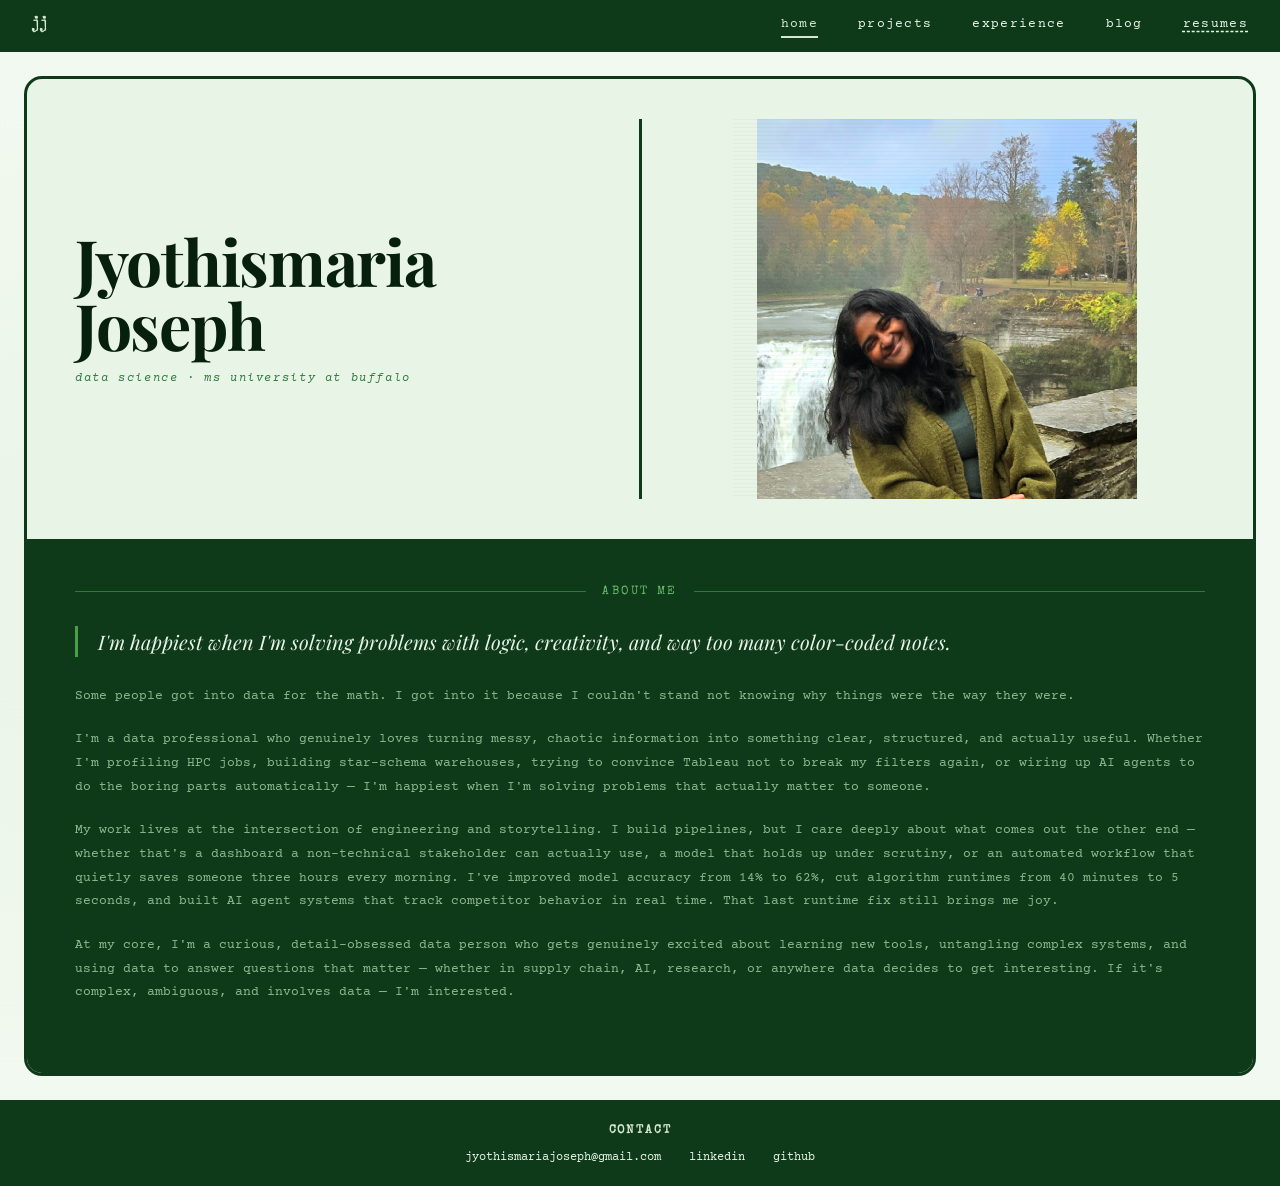
<file: index.html>
<!DOCTYPE html>
<html lang="en">
<head>
  <meta charset="UTF-8" />
  <meta name="viewport" content="width=device-width, initial-scale=1.0" />
  <title>Jyothismaria Joseph</title>
  <link rel="stylesheet" href="css/style.css" />
</head>
<body>

  <nav>
    <span class="nav-initials">jj</span>
    <div class="nav-links">
      <a href="index.html" class="active">home</a>
      <a href="projects.html">projects</a>
      <a href="experience.html">experience</a>
      <a href="blog.html">blog</a>
      <a href="resume.pdf" target="_blank" class="resume-link">resumes</a>
    </div>
  </nav>

  <main class="home-page">

    <div class="hero-panel">
      <div class="hero-name">
        <h1>Jyothismaria<br/>Joseph</h1>
        <p class="hero-tagline">data science &middot; ms university at buffalo</p>
      </div>
      <div class="hero-divider-v"></div>
      <div class="hero-photo">
        <canvas id="portrait-canvas"></canvas>
        <div class="photo-fallback">JJ</div>
      </div>
    </div>

    <div class="hero-divider-h"></div>

    <div class="about-section">
      <div class="about-label">About me</div>
      <div class="about-quote">
        I'm happiest when I'm solving problems with logic, creativity, and way too many color-coded notes.
      </div>
      <div class="about-body">
        <p>Some people got into data for the math. I got into it because I couldn't stand not knowing why things were the way they were.</p>
        <p>I'm a data professional who genuinely loves turning messy, chaotic information into something clear, structured, and actually useful. Whether I'm profiling HPC jobs, building star-schema warehouses, trying to convince Tableau not to break my filters again, or wiring up AI agents to do the boring parts automatically — I'm happiest when I'm solving problems that actually matter to someone.</p>
        <p>My work lives at the intersection of engineering and storytelling. I build pipelines, but I care deeply about what comes out the other end — whether that's a dashboard a non-technical stakeholder can actually use, a model that holds up under scrutiny, or an automated workflow that quietly saves someone three hours every morning. I've improved model accuracy from 14% to 62%, cut algorithm runtimes from 40 minutes to 5 seconds, and built AI agent systems that track competitor behavior in real time. That last runtime fix still brings me joy.</p>
        <p>At my core, I'm a curious, detail-obsessed data person who gets genuinely excited about learning new tools, untangling complex systems, and using data to answer questions that matter — whether in supply chain, AI, research, or anywhere data decides to get interesting. If it's complex, ambiguous, and involves data — I'm interested.</p>
      </div>
    </div>

  </main>

  <footer>
    <div class="footer-inner">
      <strong>contact</strong>
      <div class="footer-links">
        <a href="mailto:jyothismaria2002@gmail.com">jyothismariajoseph@gmail.com</a>
        <a href="https://linkedin.com/in/jyothismaria" target="_blank">linkedin</a>
        <a href="https://github.com/Jyothismaria" target="_blank">github</a>

      </div>
    </div>
  </footer>

  <script src="js/main.js"></script>
  <script src="js/pixel-portrait.js"></script>
  <script>
    PixelPortrait.init('portrait-canvas', 'images/jj.png');
  </script>
</body>
</html>
</file>
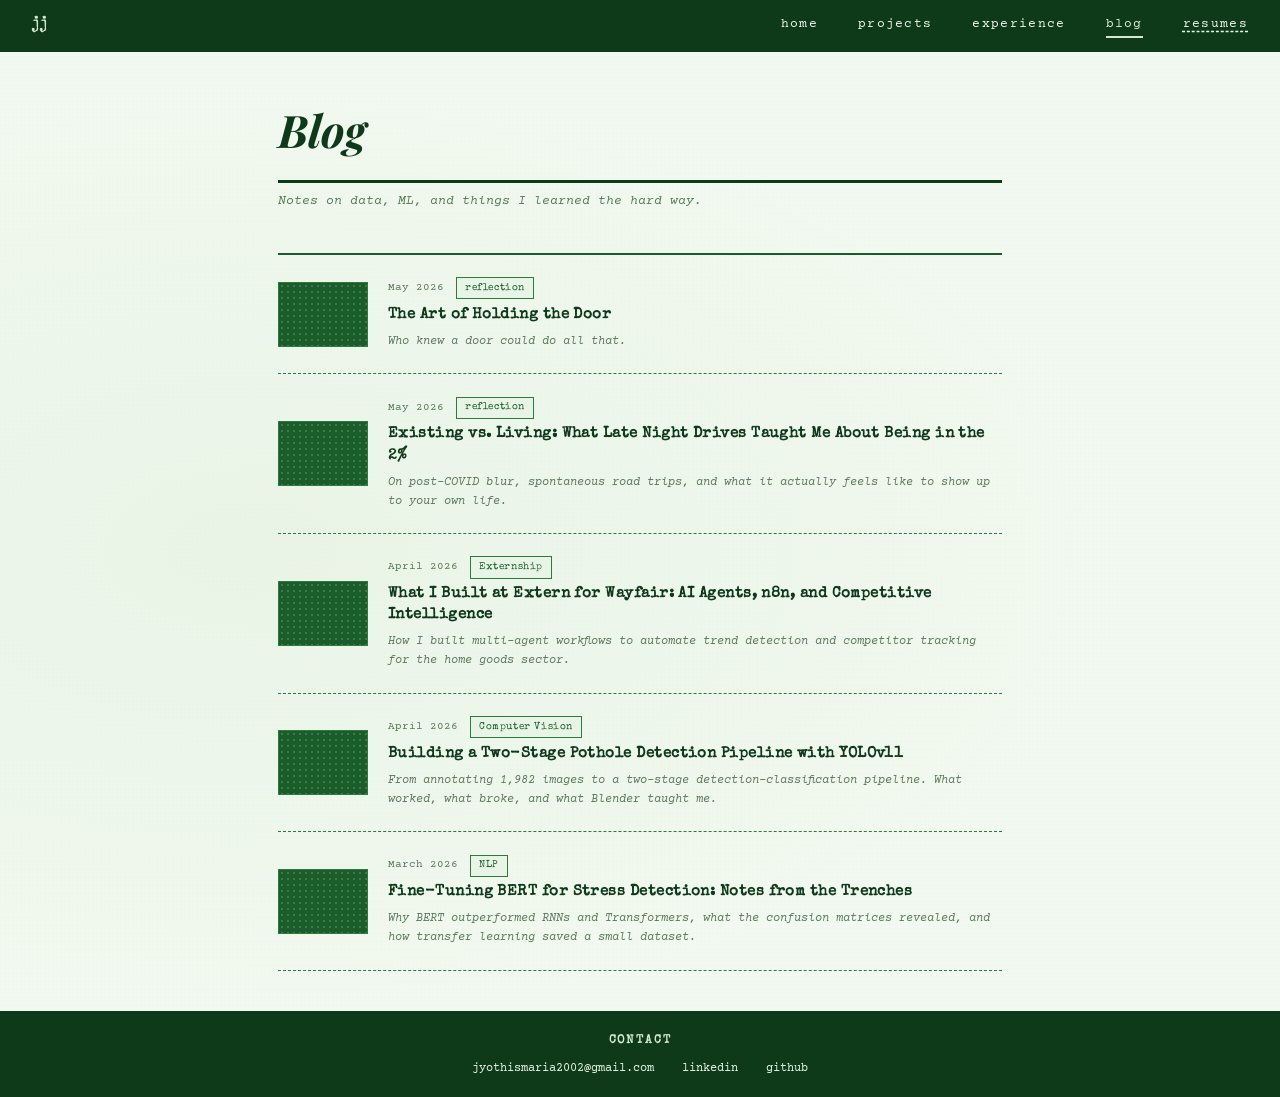
<file: blog.html>
<!DOCTYPE html>
<html lang="en">
<head>
  <meta charset="UTF-8" />
  <meta name="viewport" content="width=device-width, initial-scale=1.0" />
  <title>Blog — Jyothismaria Joseph</title>
  <link rel="stylesheet" href="css/style.css" />
</head>
<body>
  <nav>
    <span class="nav-initials">jj</span>
    <div class="nav-links">
      <a href="index.html">home</a>
      <a href="projects.html">projects</a>
      <a href="experience.html">experience</a>
      <a href="blog.html" class="active">blog</a>
      <a href="resume.pdf" target="_blank" class="resume-link">resumes</a>
    </div>
  </nav>

  <main class="blog-layout">
    <h1 class="page-title">Blog</h1>
    <p class="blog-subtitle">Notes on data, ML, and things I learned the hard way.</p>

    <div class="blog-list">
      <a href="blog/holding_a_door.html" class="blog-row">
        <div class="blog-thumb"></div>
        <div class="blog-row-content">
          <div class="blog-meta">
            <span class="blog-date">May 2026</span>
            <span class="blog-tag">reflection</span>
          </div>
          <h2>The Art of Holding the Door</h1>
          <p class="post-subtitle">Who knew a door could do all that.</p>
        </div>
      </a>
      <a href="blog/living_exisiting.html" class="blog-row">
        <div class="blog-thumb"></div>
        <div class="blog-row-content">
          <div class="blog-meta">
            <span class="blog-date">May 2026</span>
            <span class="blog-tag">reflection</span>
          </div>
          <h2>Existing vs. Living: What Late Night Drives Taught Me About Being in the 2%</h1>
  	      <p class="post-subtitle">On post-COVID blur, spontaneous road trips, and what it actually feels like to show up to your own life.</p>
        </div>
      </a>
      
      <a href="blog/wayfair-ai-agents.html" class="blog-row">
        <div class="blog-thumb"></div>
        <div class="blog-row-content">
          <div class="blog-meta">
            <span class="blog-date">April 2026</span>
            <span class="blog-tag">Externship</span>
          </div>
          <h2>What I Built at Extern for Wayfair: AI Agents, n8n, and Competitive Intelligence</h2>
          <p>How I built multi-agent workflows to automate trend detection and competitor tracking for the home goods sector.</p>
        </div>
      </a>

      <a href="blog/pothole-yolo.html" class="blog-row">
        <div class="blog-thumb"></div>
        <div class="blog-row-content">
          <div class="blog-meta">
            <span class="blog-date">April 2026</span>
            <span class="blog-tag">Computer Vision</span>
          </div>
          <h2>Building a Two-Stage Pothole Detection Pipeline with YOLOv11</h2>
          <p>From annotating 1,982 images to a two-stage detection-classification pipeline. What worked, what broke, and what Blender taught me.</p>
        </div>
      </a>

      <a href="blog/bert-stress.html" class="blog-row">
        <div class="blog-thumb"></div>
        <div class="blog-row-content">
          <div class="blog-meta">
            <span class="blog-date">March 2026</span>
            <span class="blog-tag">NLP</span>
          </div>
          <h2>Fine-Tuning BERT for Stress Detection: Notes from the Trenches</h2>
          <p>Why BERT outperformed RNNs and Transformers, what the confusion matrices revealed, and how transfer learning saved a small dataset.</p>
        </div>
      </a>

    </div>

  </main>

  <footer>
    <div class="footer-inner">
      <strong>contact</strong>
      <div class="footer-links">
        <a href="mailto:jyothismaria2002@gmail.com">jyothismaria2002@gmail.com</a>
        <a href="https://linkedin.com/in/jyothismaria" target="_blank">linkedin</a>
        <a href="https://github.com/Jyothismaria" target="_blank">github</a>
      </div>
    </div>
  </footer>
  <script src="js/main.js"></script>
</body>
</html>
</file>
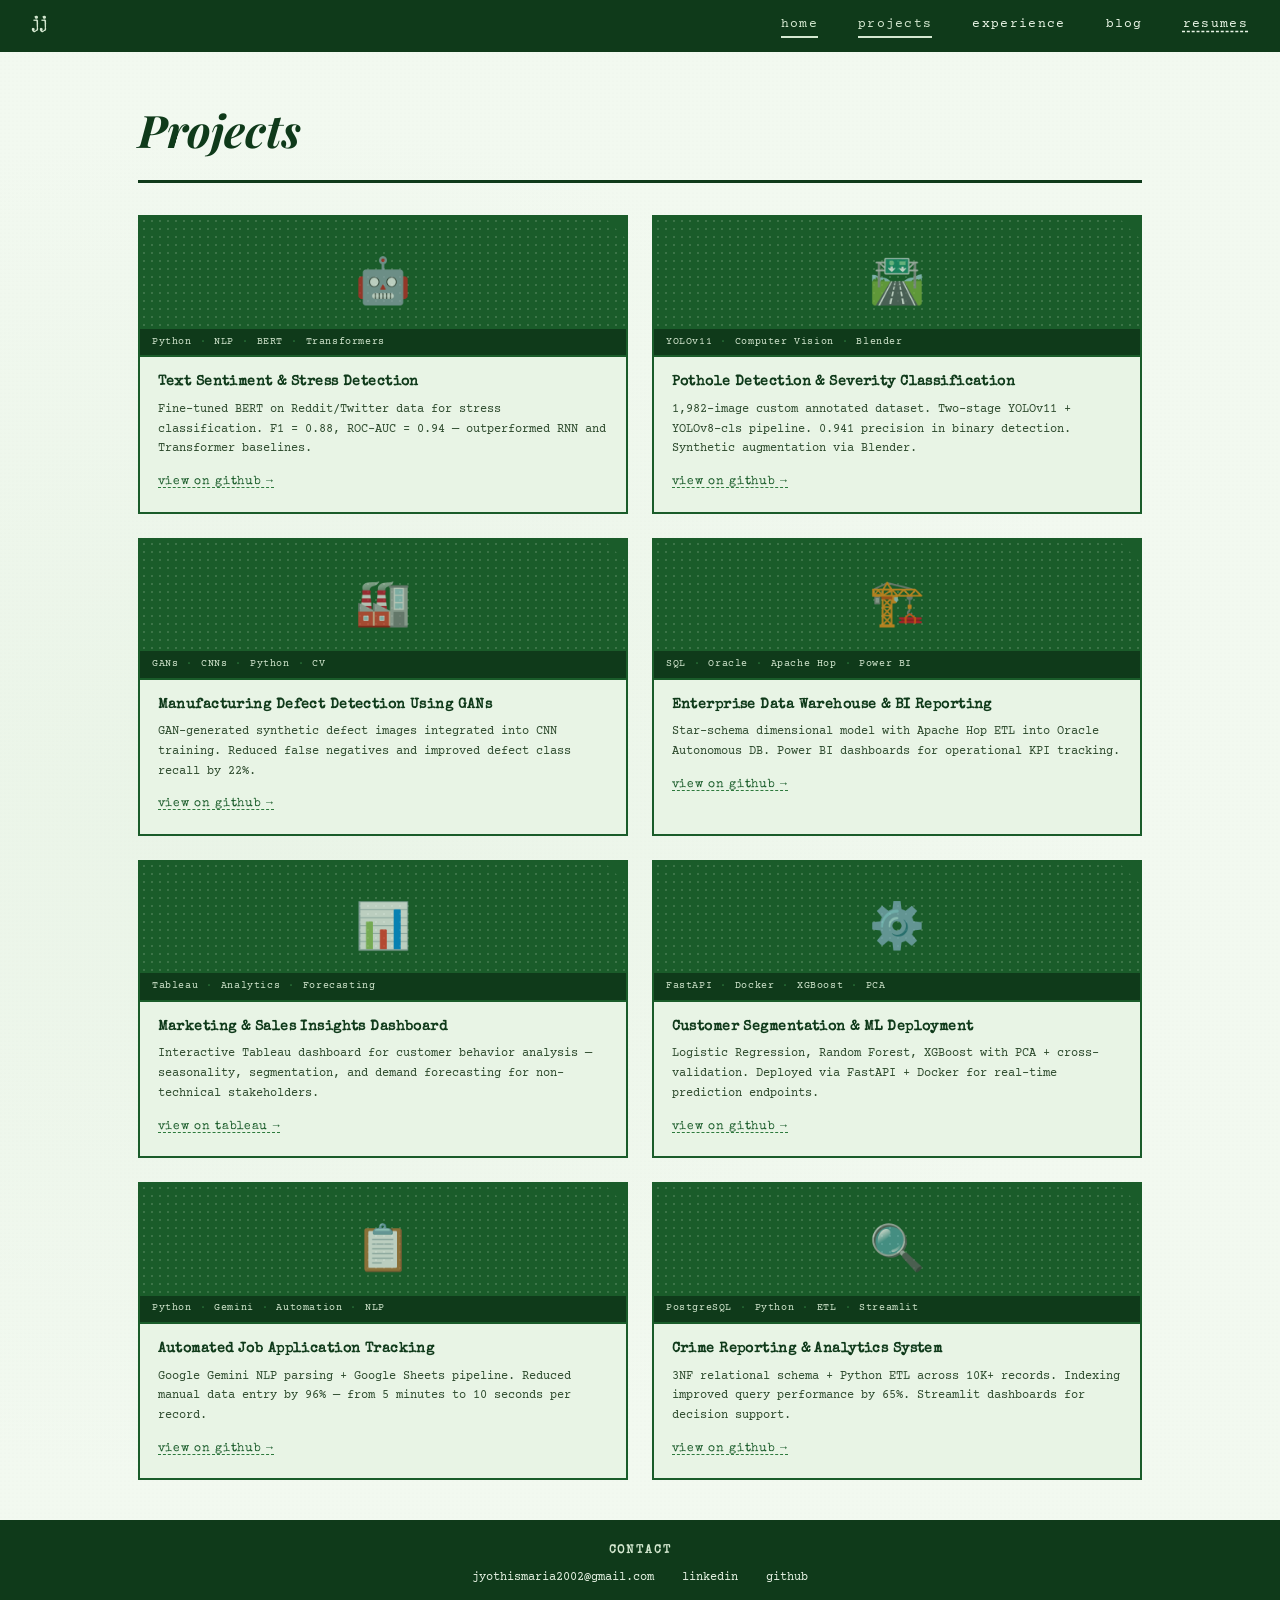
<file: projects.html>
<!DOCTYPE html>
<html lang="en">
<head>
  <meta charset="UTF-8" />
  <meta name="viewport" content="width=device-width, initial-scale=1.0" />
  <title>Projects — Jyothismaria Joseph</title>
  <link rel="stylesheet" href="css/style.css" />
</head>
<body>
  <nav>
    <span class="nav-initials">jj</span>
    <div class="nav-links">
      <a href="index.html" class="active">home</a>
      <a href="projects.html">projects</a>
      <a href="experience.html">experience</a>
      <a href="blog.html">blog</a>
      <a href="resume.pdf" target="_blank" class="resume-link">resumes</a>
    </div>
  </nav>

  <main class="projects-layout">
    <h1 class="page-title">Projects</h1>

    <div class="projects-grid">

      <article class="project-card">
        <div class="project-img">
          <span class="project-icon">🤖</span>
          <div class="project-tags">
            <span class="tag">Python</span><span class="tag">NLP</span><span class="tag">BERT</span><span class="tag">Transformers</span>
          </div>
        </div>
        <div class="project-desc">
          <h3>Text Sentiment & Stress Detection</h3>
          <p>Fine-tuned BERT on Reddit/Twitter data for stress classification. F1 = 0.88, ROC-AUC = 0.94 — outperformed RNN and Transformer baselines.</p>
          <a href="https://github.com/SaiKiranMaryala/human-stress-prediction" class="project-link" target="_blank">view on github →</a>
        </div>
      </article>

      <article class="project-card">
        <div class="project-img">
          <span class="project-icon">🛣️</span>
          <div class="project-tags">
            <span class="tag">YOLOv11</span><span class="tag">Computer Vision</span><span class="tag">Blender</span>
          </div>
        </div>
        <div class="project-desc">
          <h3>Pothole Detection & Severity Classification</h3>
          <p>1,982-image custom annotated dataset. Two-stage YOLOv11 + YOLOv8-cls pipeline. 0.941 precision in binary detection. Synthetic augmentation via Blender.</p>
          <a href="https://github.com/Jyothismaria/Pothole_Detection_Classification" class="project-link" target="_blank">view on github →</a>
        </div>
      </article>

      <article class="project-card">
        <div class="project-img">
          <span class="project-icon">🏭</span>
          <div class="project-tags">
            <span class="tag">GANs</span><span class="tag">CNNs</span><span class="tag">Python</span><span class="tag">CV</span>
          </div>
        </div>
        <div class="project-desc">
          <h3>Manufacturing Defect Detection Using GANs</h3>
          <p>GAN-generated synthetic defect images integrated into CNN training. Reduced false negatives and improved defect class recall by 22%.</p>
          <a href="https://github.com/Jyothismaria" class="project-link" target="_blank">view on github →</a>
        </div>
      </article>

      <article class="project-card">
        <div class="project-img">
          <span class="project-icon">🏗️</span>
          <div class="project-tags">
            <span class="tag">SQL</span><span class="tag">Oracle</span><span class="tag">Apache Hop</span><span class="tag">Power BI</span>
          </div>
        </div>
        <div class="project-desc">
          <h3>Enterprise Data Warehouse & BI Reporting</h3>
          <p>Star-schema dimensional model with Apache Hop ETL into Oracle Autonomous DB. Power BI dashboards for operational KPI tracking.</p>
          <a href="https://github.com/Jyothismaria" class="project-link" target="_blank">view on github →</a>
        </div>
      </article>

      <article class="project-card">
        <div class="project-img">
          <span class="project-icon">📊</span>
          <div class="project-tags">
            <span class="tag">Tableau</span><span class="tag">Analytics</span><span class="tag">Forecasting</span>
          </div>
        </div>
        <div class="project-desc">
          <h3>Marketing & Sales Insights Dashboard</h3>
          <p>Interactive Tableau dashboard for customer behavior analysis — seasonality, segmentation, and demand forecasting for non-technical stakeholders.</p>
          <a href="https://public.tableau.com/app/profile/jyothismaria.joseph/viz/Bookshop_analysis_17674081257790/StrategicSalesMarketingOpportunitiesDrivingSeasonalDemandImprovingGenrePerformanceandOptimizingAuthor-SpecificGrowth" class="project-link" target="_blank">view on tableau →</a>
        </div>
      </article>

      <article class="project-card">
        <div class="project-img">
          <span class="project-icon">⚙️</span>
          <div class="project-tags">
            <span class="tag">FastAPI</span><span class="tag">Docker</span><span class="tag">XGBoost</span><span class="tag">PCA</span>
          </div>
        </div>
        <div class="project-desc">
          <h3>Customer Segmentation & ML Deployment</h3>
          <p>Logistic Regression, Random Forest, XGBoost with PCA + cross-validation. Deployed via FastAPI + Docker for real-time prediction endpoints.</p>
          <a href="https://github.com/Jyothismaria" class="project-link" target="_blank">view on github →</a>
        </div>
      </article>

      <article class="project-card">
        <div class="project-img">
          <span class="project-icon">📋</span>
          <div class="project-tags">
            <span class="tag">Python</span><span class="tag">Gemini</span><span class="tag">Automation</span><span class="tag">NLP</span>
          </div>
        </div>
        <div class="project-desc">
          <h3>Automated Job Application Tracking</h3>
          <p>Google Gemini NLP parsing + Google Sheets pipeline. Reduced manual data entry by 96% — from 5 minutes to 10 seconds per record.</p>
          <a href="https://github.com/Jyothismaria" class="project-link" target="_blank">view on github →</a>
        </div>
      </article>

      <article class="project-card">
        <div class="project-img">
          <span class="project-icon">🔍</span>
          <div class="project-tags">
            <span class="tag">PostgreSQL</span><span class="tag">Python</span><span class="tag">ETL</span><span class="tag">Streamlit</span>
          </div>
        </div>
        <div class="project-desc">
          <h3>Crime Reporting & Analytics System</h3>
          <p>3NF relational schema + Python ETL across 10K+ records. Indexing improved query performance by 65%. Streamlit dashboards for decision support.</p>
          <a href="https://github.com/Jyothismaria/Crime-Reporting-Database" class="project-link" target="_blank">view on github →</a>
        </div>
      </article>

    </div>
  </main>

  <footer>
    <div class="footer-inner">
      <strong>contact</strong>
      <div class="footer-links">
        <a href="mailto:jyothismaria2002@gmail.com">jyothismaria2002@gmail.com</a>
        <a href="https://linkedin.com/in/jyothismaria" target="_blank">linkedin</a>
        <a href="https://github.com/Jyothismaria" target="_blank">github</a>
      </div>
    </div>
  </footer>
  <script src="js/main.js"></script>
</body>
</html>
</file>
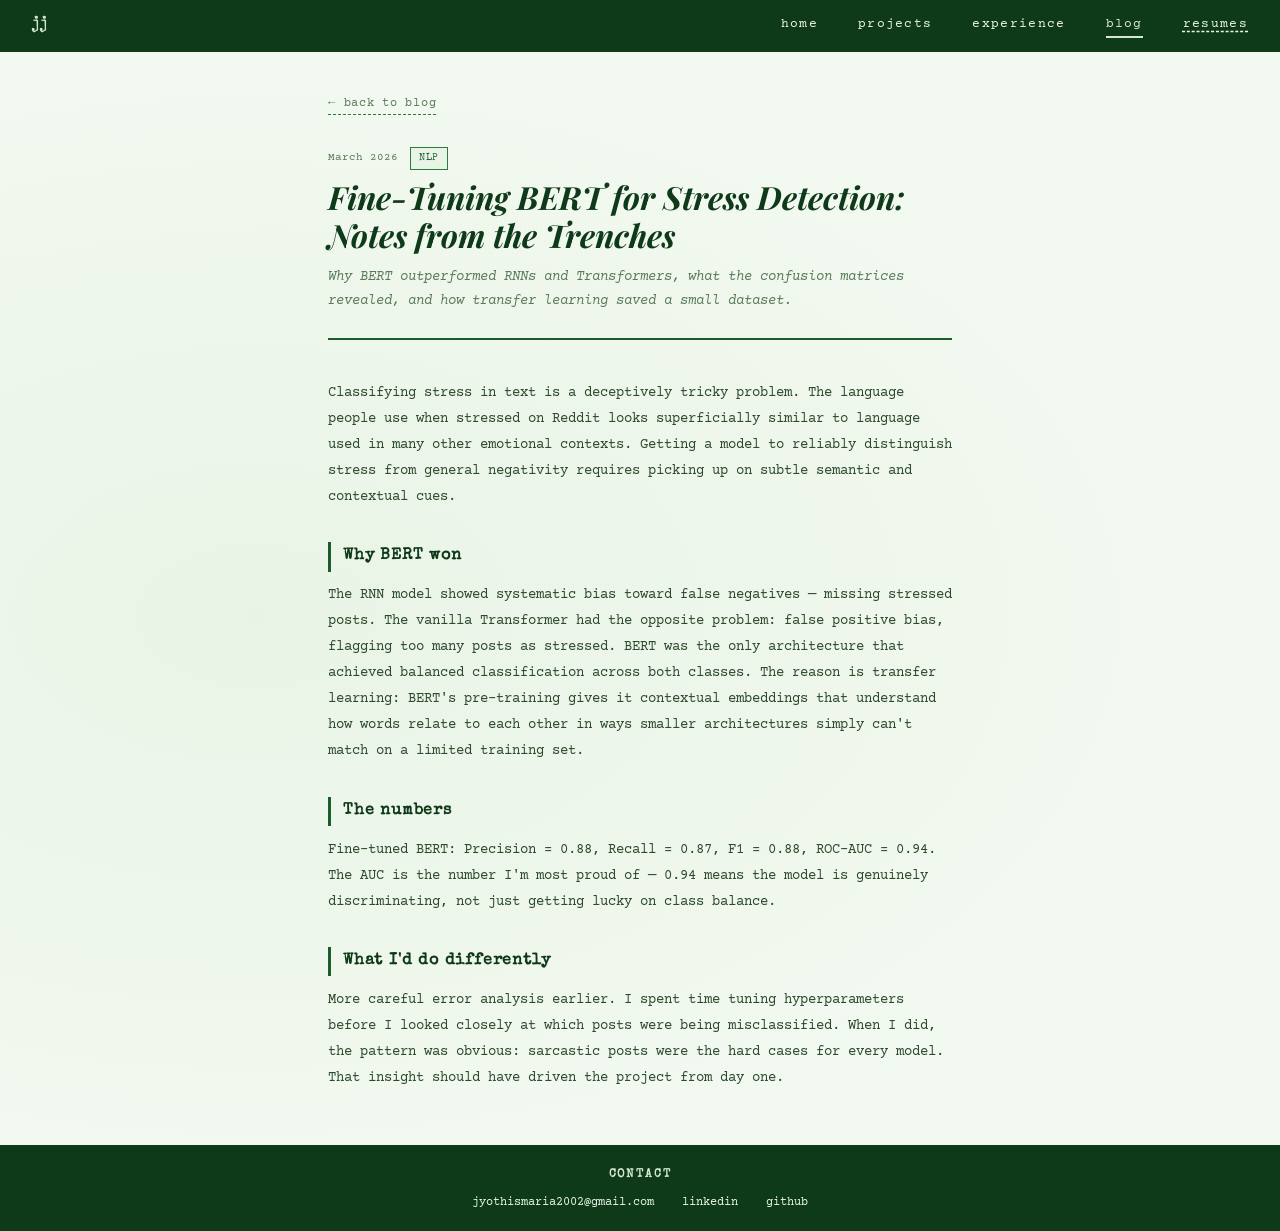
<file: blog/bert-stress.html>
<!DOCTYPE html>
<html lang="en">
<head>
  <meta charset="UTF-8" />
  <meta name="viewport" content="width=device-width, initial-scale=1.0" />
  <title>Fine-Tuning BERT for Stress Detection — Jyothismaria Joseph</title>
  <link rel="stylesheet" href="../css/style.css" />
</head>
<body>
  <nav>
    <span class="nav-initials">jj</span>
    <div class="nav-links">
      <a href="../index.html">home</a>
      <a href="../projects.html">projects</a>
      <a href="../experience.html">experience</a>
      <a href="../blog.html" class="active">blog</a>
      <a href="../resume.pdf" target="_blank" class="resume-link">resumes</a>
    </div>
  </nav>
  <main class="post-layout">
    <a href="../blog.html" class="back-link">← back to blog</a>
    <div class="post-header">
      <div class="blog-meta"><span class="blog-date">March 2026</span><span class="blog-tag">NLP</span></div>
      <h1>Fine-Tuning BERT for Stress Detection: Notes from the Trenches</h1>
      <p class="post-subtitle">Why BERT outperformed RNNs and Transformers, what the confusion matrices revealed, and how transfer learning saved a small dataset.</p>
    </div>
    <div class="post-body">
      <p>Classifying stress in text is a deceptively tricky problem. The language people use when stressed on Reddit looks superficially similar to language used in many other emotional contexts. Getting a model to reliably distinguish stress from general negativity requires picking up on subtle semantic and contextual cues.</p>
      <h2>Why BERT won</h2>
      <p>The RNN model showed systematic bias toward false negatives — missing stressed posts. The vanilla Transformer had the opposite problem: false positive bias, flagging too many posts as stressed. BERT was the only architecture that achieved balanced classification across both classes. The reason is transfer learning: BERT's pre-training gives it contextual embeddings that understand how words relate to each other in ways smaller architectures simply can't match on a limited training set.</p>
      <h2>The numbers</h2>
      <p>Fine-tuned BERT: Precision = 0.88, Recall = 0.87, F1 = 0.88, ROC-AUC = 0.94. The AUC is the number I'm most proud of — 0.94 means the model is genuinely discriminating, not just getting lucky on class balance.</p>
      <h2>What I'd do differently</h2>
      <p>More careful error analysis earlier. I spent time tuning hyperparameters before I looked closely at which posts were being misclassified. When I did, the pattern was obvious: sarcastic posts were the hard cases for every model. That insight should have driven the project from day one.</p>
    </div>
  </main>
  <footer>
    <div class="footer-inner">
      <strong>contact</strong>
      <div class="footer-links">
        <a href="mailto:jyothismaria2002@gmail.com">jyothismaria2002@gmail.com</a>
        <a href="https://linkedin.com/in/jyothismaria" target="_blank">linkedin</a>
        <a href="https://github.com/Jyothismaria" target="_blank">github</a>
      </div>
    </div>
  </footer>
</body>
</html>
</file>
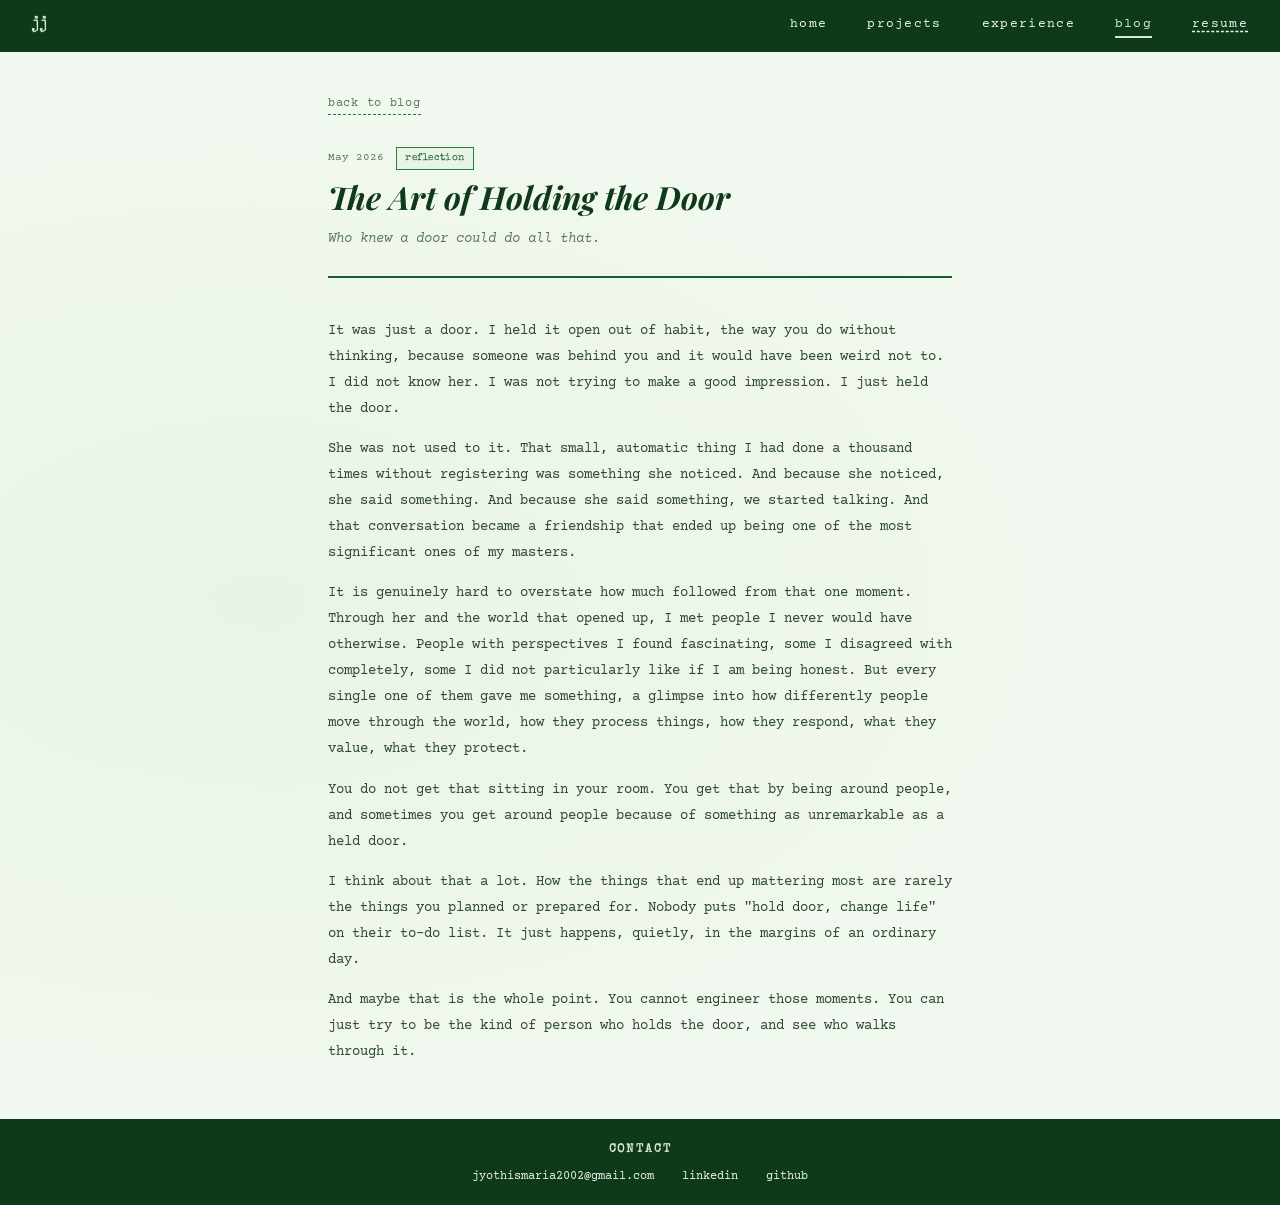
<file: blog/holding_a_door.html>
<!DOCTYPE html>
<html lang="en">
<head>
  <meta charset="UTF-8" />
  <meta name="viewport" content="width=device-width, initial-scale=1.0" />
  <title>The Art of Holding the Door -- Jyothismaria Joseph</title>
  <link rel="stylesheet" href="../css/style.css" />
</head>
<body>

<nav>
  <span class="nav-initials">jj</span>
  <div class="nav-links">
    <a href="../index.html">home</a>
    <a href="../projects.html">projects</a>
    <a href="../experience.html">experience</a>
    <a href="../blog.html" class="active">blog</a>
    <a href="../resume.pdf" target="_blank" class="resume-link">resume</a>
  </div>
</nav>

<main class="post-layout">
  <a href="../blog.html" class="back-link">back to blog</a>

  <div class="post-header">
    <div class="blog-meta"><span class="blog-date">May 2026</span><span class="blog-tag">reflection</span></div>
    <h1>The Art of Holding the Door</h1>
    <p class="post-subtitle">Who knew a door could do all that.</p>
  </div>

  <div class="post-body">

    <p>It was just a door. I held it open out of habit, the way you do without thinking, because someone was behind you and it would have been weird not to. I did not know her. I was not trying to make a good impression. I just held the door.</p>

    <p>She was not used to it. That small, automatic thing I had done a thousand times without registering was something she noticed. And because she noticed, she said something. And because she said something, we started talking. And that conversation became a friendship that ended up being one of the most significant ones of my masters.</p>

    <p>It is genuinely hard to overstate how much followed from that one moment. Through her and the world that opened up, I met people I never would have otherwise. People with perspectives I found fascinating, some I disagreed with completely, some I did not particularly like if I am being honest. But every single one of them gave me something, a glimpse into how differently people move through the world, how they process things, how they respond, what they value, what they protect.</p>

    <p>You do not get that sitting in your room. You get that by being around people, and sometimes you get around people because of something as unremarkable as a held door.</p>

    <p>I think about that a lot. How the things that end up mattering most are rarely the things you planned or prepared for. Nobody puts "hold door, change life" on their to-do list. It just happens, quietly, in the margins of an ordinary day.</p>

    <p>And maybe that is the whole point. You cannot engineer those moments. You can just try to be the kind of person who holds the door, and see who walks through it.</p>

  </div>
</main>

<footer>
  <div class="footer-inner">
    <strong>contact</strong>
    <div class="footer-links">
      <a href="mailto:jyothismaria2002@gmail.com">jyothismaria2002@gmail.com</a>
      <a href="https://linkedin.com/in/jyothismaria" target="_blank">linkedin</a>
      <a href="https://github.com/Jyothismaria" target="_blank">github</a>
    </div>
  </div>
</footer>

</body>
</html>
</file>
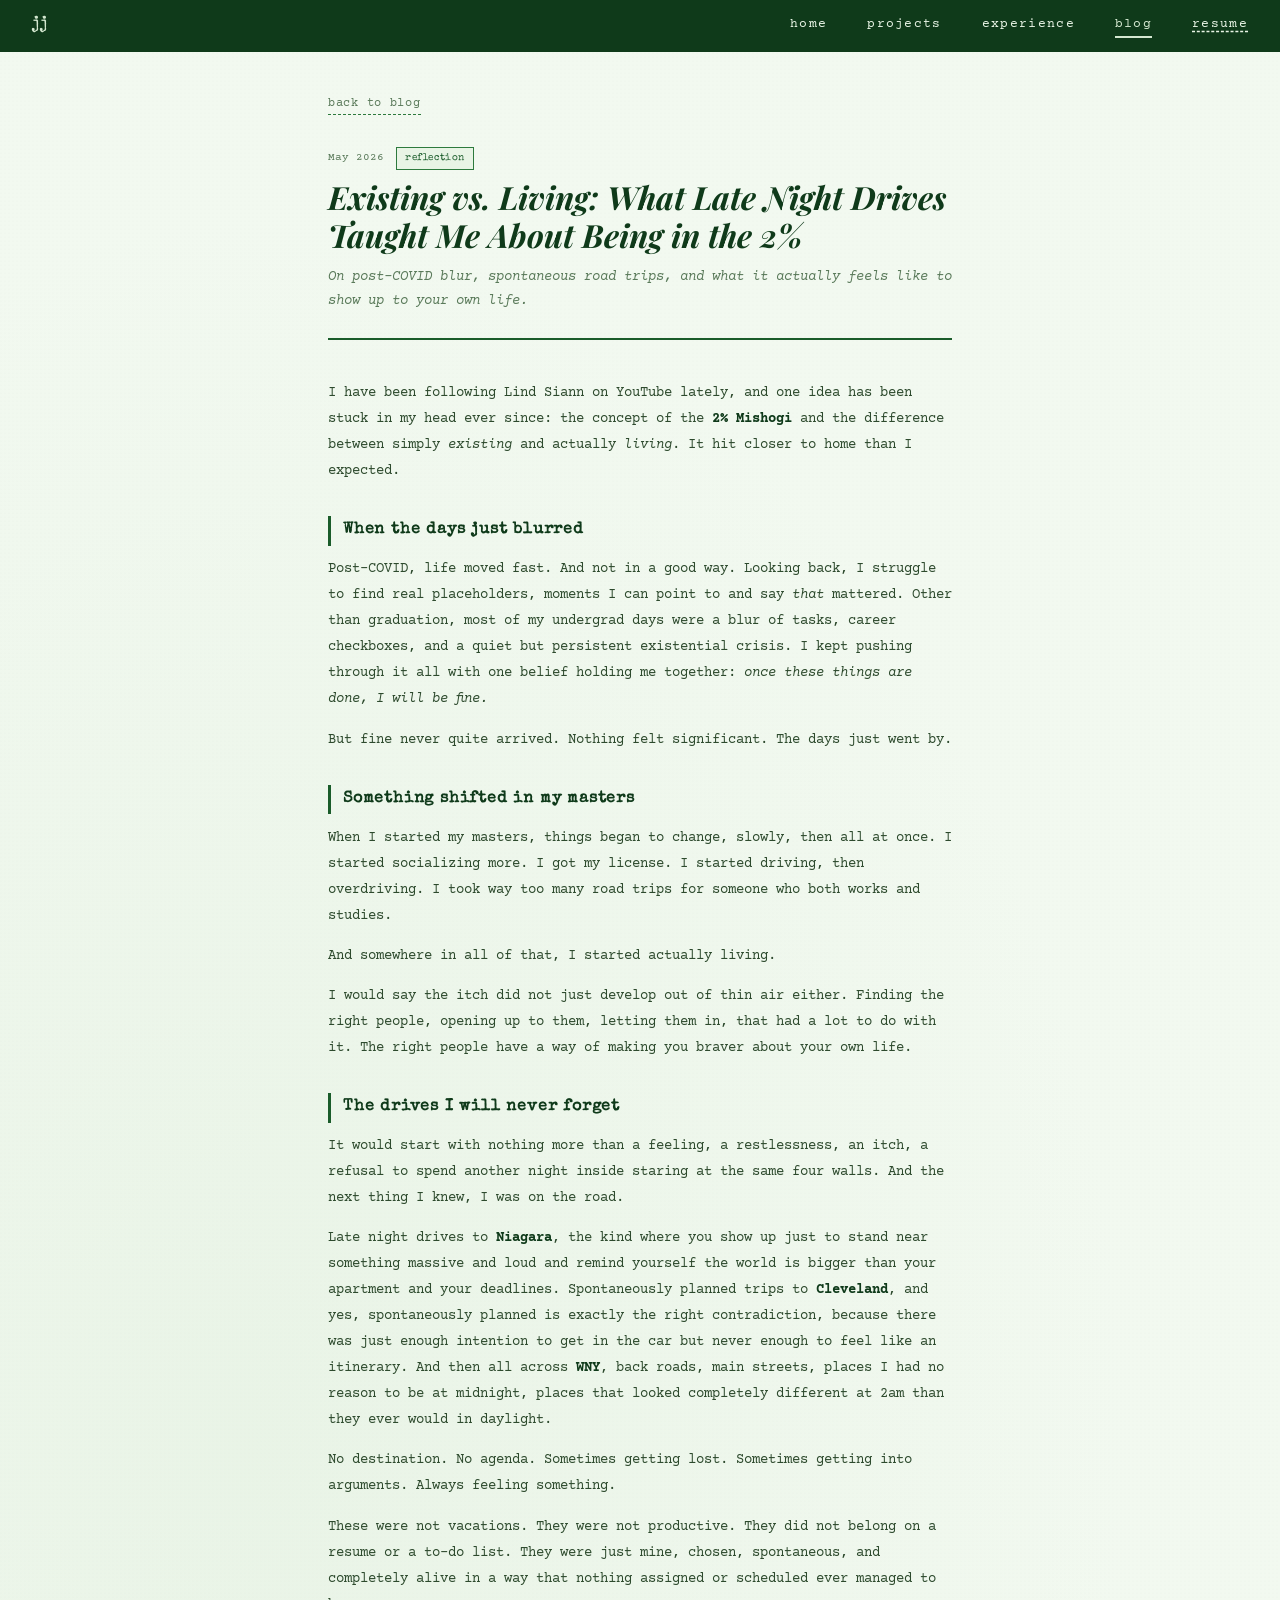
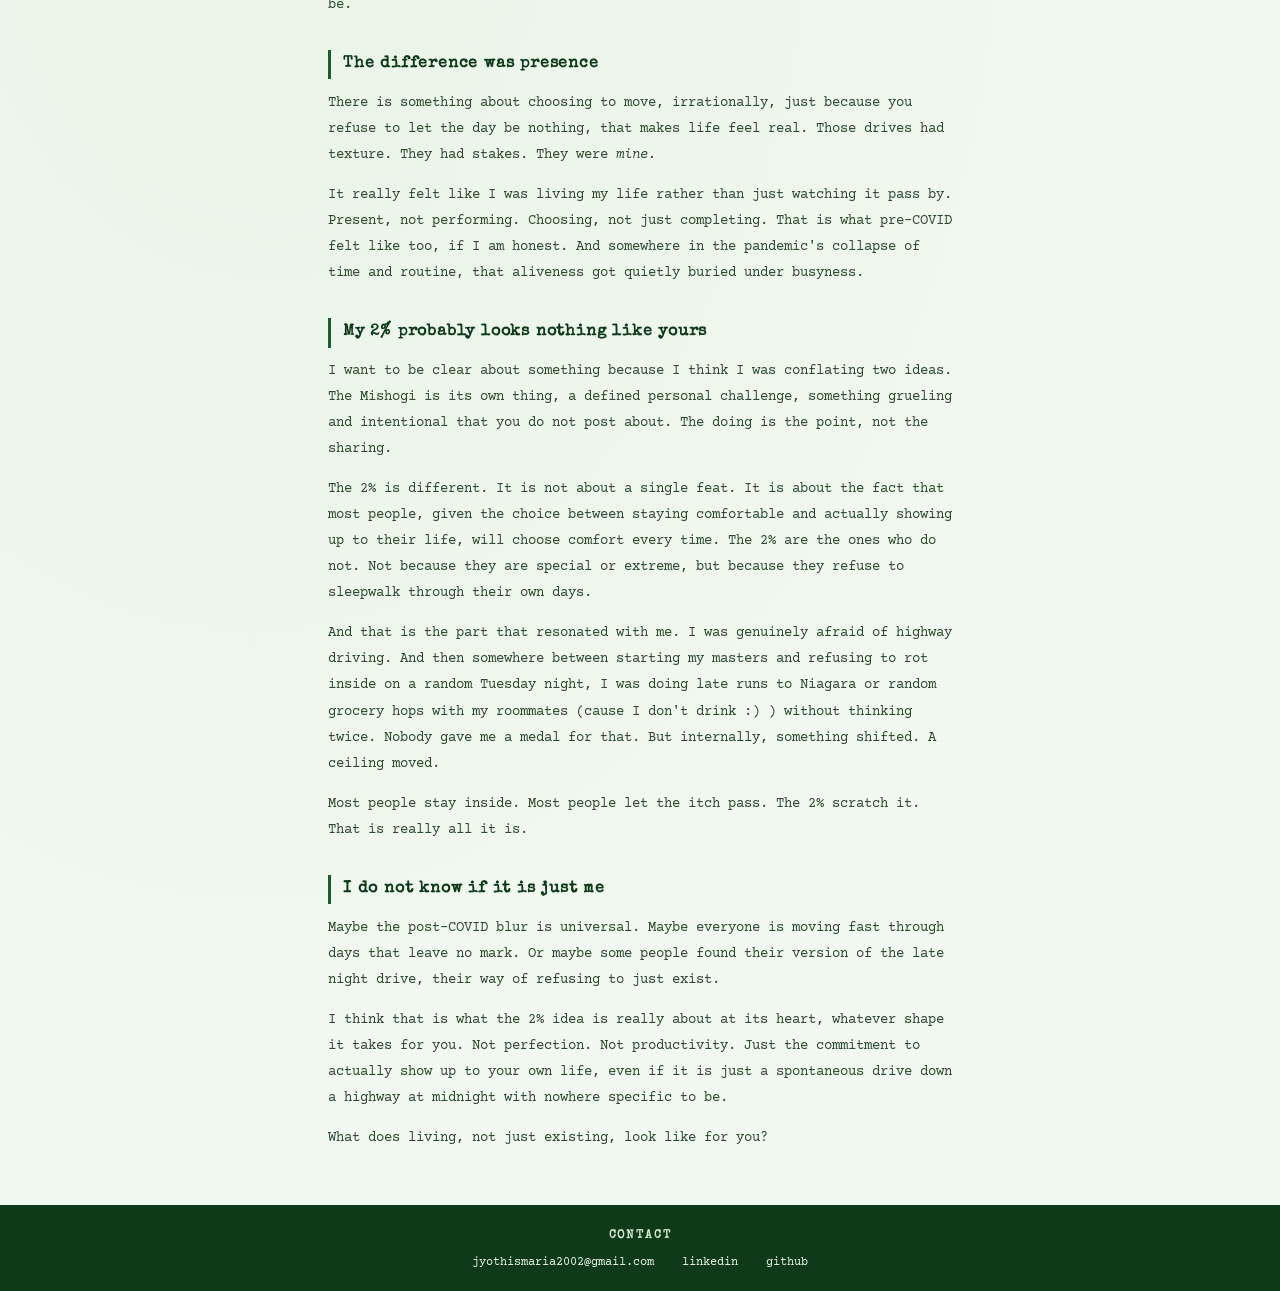
<file: blog/living_exisiting.html>
<!DOCTYPE html>
<html lang="en">
<head>
  <meta charset="UTF-8" />
  <meta name="viewport" content="width=device-width, initial-scale=1.0" />
  <title>Existing vs. Living -- Jyothismaria Joseph</title>
  <link rel="stylesheet" href="../css/style.css" />
</head>
<body>

<nav>
  <span class="nav-initials">jj</span>
  <div class="nav-links">
    <a href="../index.html">home</a>
    <a href="../projects.html">projects</a>
    <a href="../experience.html">experience</a>
    <a href="../blog.html" class="active">blog</a>
    <a href="../resume.pdf" target="_blank" class="resume-link">resume</a>
  </div>
</nav>

<main class="post-layout">
  <a href="../blog.html" class="back-link">back to blog</a>

  <div class="post-header">
    <div class="blog-meta"><span class="blog-date">May 2026</span><span class="blog-tag">reflection</span></div>
    <h1>Existing vs. Living: What Late Night Drives Taught Me About Being in the 2%</h1>
    <p class="post-subtitle">On post-COVID blur, spontaneous road trips, and what it actually feels like to show up to your own life.</p>
  </div>

  <div class="post-body">

    <p>I have been following Lind Siann on YouTube lately, and one idea has been stuck in my head ever since: the concept of the <strong>2% Mishogi</strong> and the difference between simply <em>existing</em> and actually <em>living</em>. It hit closer to home than I expected.</p>

    <h2>When the days just blurred</h2>

    <p>Post-COVID, life moved fast. And not in a good way. Looking back, I struggle to find real placeholders, moments I can point to and say <em>that</em> mattered. Other than graduation, most of my undergrad days were a blur of tasks, career checkboxes, and a quiet but persistent existential crisis. I kept pushing through it all with one belief holding me together: <em>once these things are done, I will be fine.</em></p>

    <p>But fine never quite arrived. Nothing felt significant. The days just went by.</p>

    <h2>Something shifted in my masters</h2>

    <p>When I started my masters, things began to change, slowly, then all at once. I started socializing more. I got my license. I started driving, then overdriving. I took way too many road trips for someone who both works and studies.</p>

    <p>And somewhere in all of that, I started actually living.</p>

    <p>I would say the itch did not just develop out of thin air either. Finding the right people, opening up to them, letting them in, that had a lot to do with it. The right people have a way of making you braver about your own life.</p>

    <h2>The drives I will never forget</h2>

    <p>It would start with nothing more than a feeling, a restlessness, an itch, a refusal to spend another night inside staring at the same four walls. And the next thing I knew, I was on the road.</p>

    <p>Late night drives to <strong>Niagara</strong>, the kind where you show up just to stand near something massive and loud and remind yourself the world is bigger than your apartment and your deadlines. Spontaneously planned trips to <strong>Cleveland</strong>, and yes, spontaneously planned is exactly the right contradiction, because there was just enough intention to get in the car but never enough to feel like an itinerary. And then all across <strong>WNY</strong>, back roads, main streets, places I had no reason to be at midnight, places that looked completely different at 2am than they ever would in daylight.</p>

    <p>No destination. No agenda. Sometimes getting lost. Sometimes getting into arguments. Always feeling something.</p>

    <p>These were not vacations. They were not productive. They did not belong on a resume or a to-do list. They were just mine, chosen, spontaneous, and completely alive in a way that nothing assigned or scheduled ever managed to be.</p>

    <h2>The difference was presence</h2>

    <p>There is something about choosing to move, irrationally, just because you refuse to let the day be nothing, that makes life feel real. Those drives had texture. They had stakes. They were <em>mine.</em></p>

    <p>It really felt like I was living my life rather than just watching it pass by. Present, not performing. Choosing, not just completing. That is what pre-COVID felt like too, if I am honest. And somewhere in the pandemic's collapse of time and routine, that aliveness got quietly buried under busyness.</p>

    <h2>My 2% probably looks nothing like yours</h2>

    <p>I want to be clear about something because I think I was conflating two ideas. The Mishogi is its own thing, a defined personal challenge, something grueling and intentional that you do not post about. The doing is the point, not the sharing.</p>

    <p>The 2% is different. It is not about a single feat. It is about the fact that most people, given the choice between staying comfortable and actually showing up to their life, will choose comfort every time. The 2% are the ones who do not. Not because they are special or extreme, but because they refuse to sleepwalk through their own days.</p>

    <p>And that is the part that resonated with me. I was genuinely afraid of highway driving. And then somewhere between starting my masters and refusing to rot inside on a random Tuesday night, I was doing late runs to Niagara or random grocery hops with my roommates (cause I don't drink :) ) without thinking twice. Nobody gave me a medal for that. But internally, something shifted. A ceiling moved.</p>

    <p>Most people stay inside. Most people let the itch pass. The 2% scratch it. That is really all it is.</p>

    <h2>I do not know if it is just me</h2>

    <p>Maybe the post-COVID blur is universal. Maybe everyone is moving fast through days that leave no mark. Or maybe some people found their version of the late night drive, their way of refusing to just exist.</p>

    <p>I think that is what the 2% idea is really about at its heart, whatever shape it takes for you. Not perfection. Not productivity. Just the commitment to actually show up to your own life, even if it is just a spontaneous drive down a highway at midnight with nowhere specific to be.</p>

    <p class="closing-question">What does living, not just existing, look like for you?</p>

  </div>
</main>

<footer>
  <div class="footer-inner">
    <strong>contact</strong>
    <div class="footer-links">
      <a href="mailto:jyothismaria2002@gmail.com">jyothismaria2002@gmail.com</a>
      <a href="https://linkedin.com/in/jyothismaria" target="_blank">linkedin</a>
      <a href="https://github.com/Jyothismaria" target="_blank">github</a>
    </div>
  </div>
</footer>

</body>
</html>
</file>
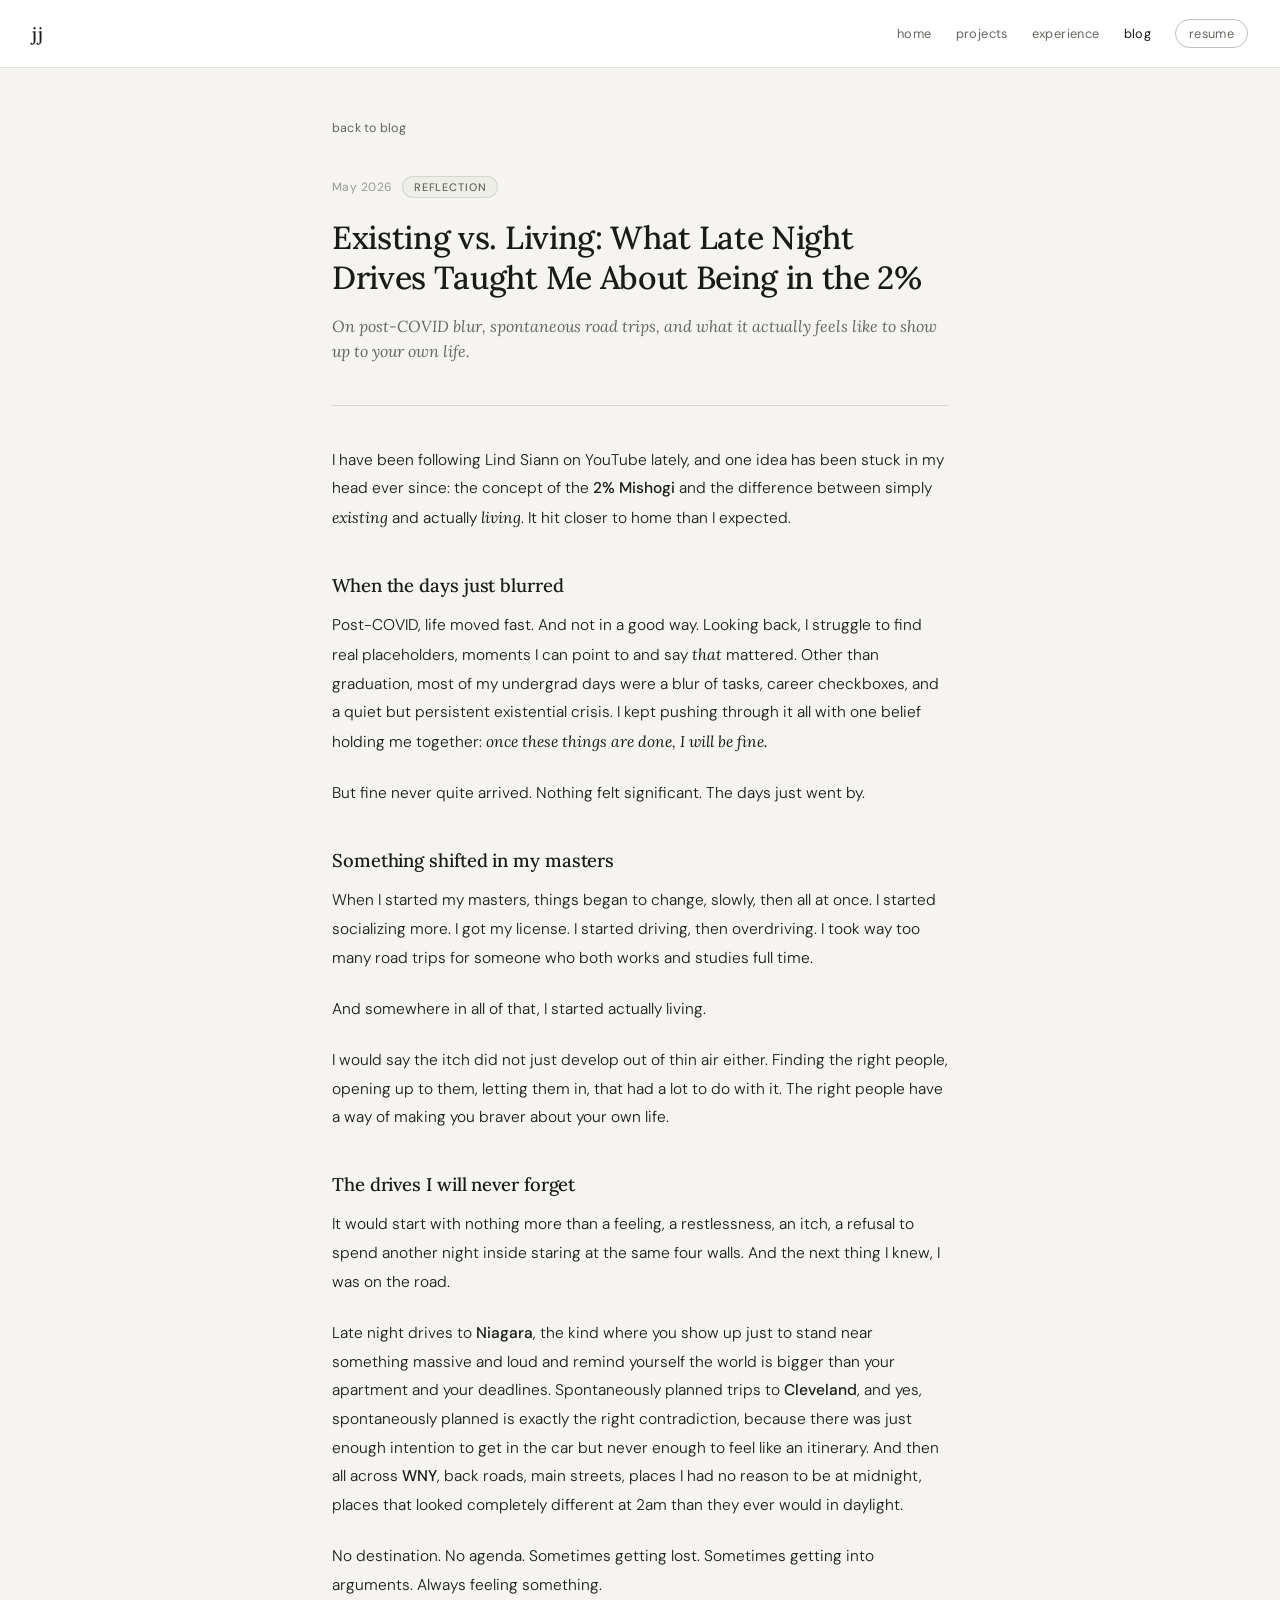
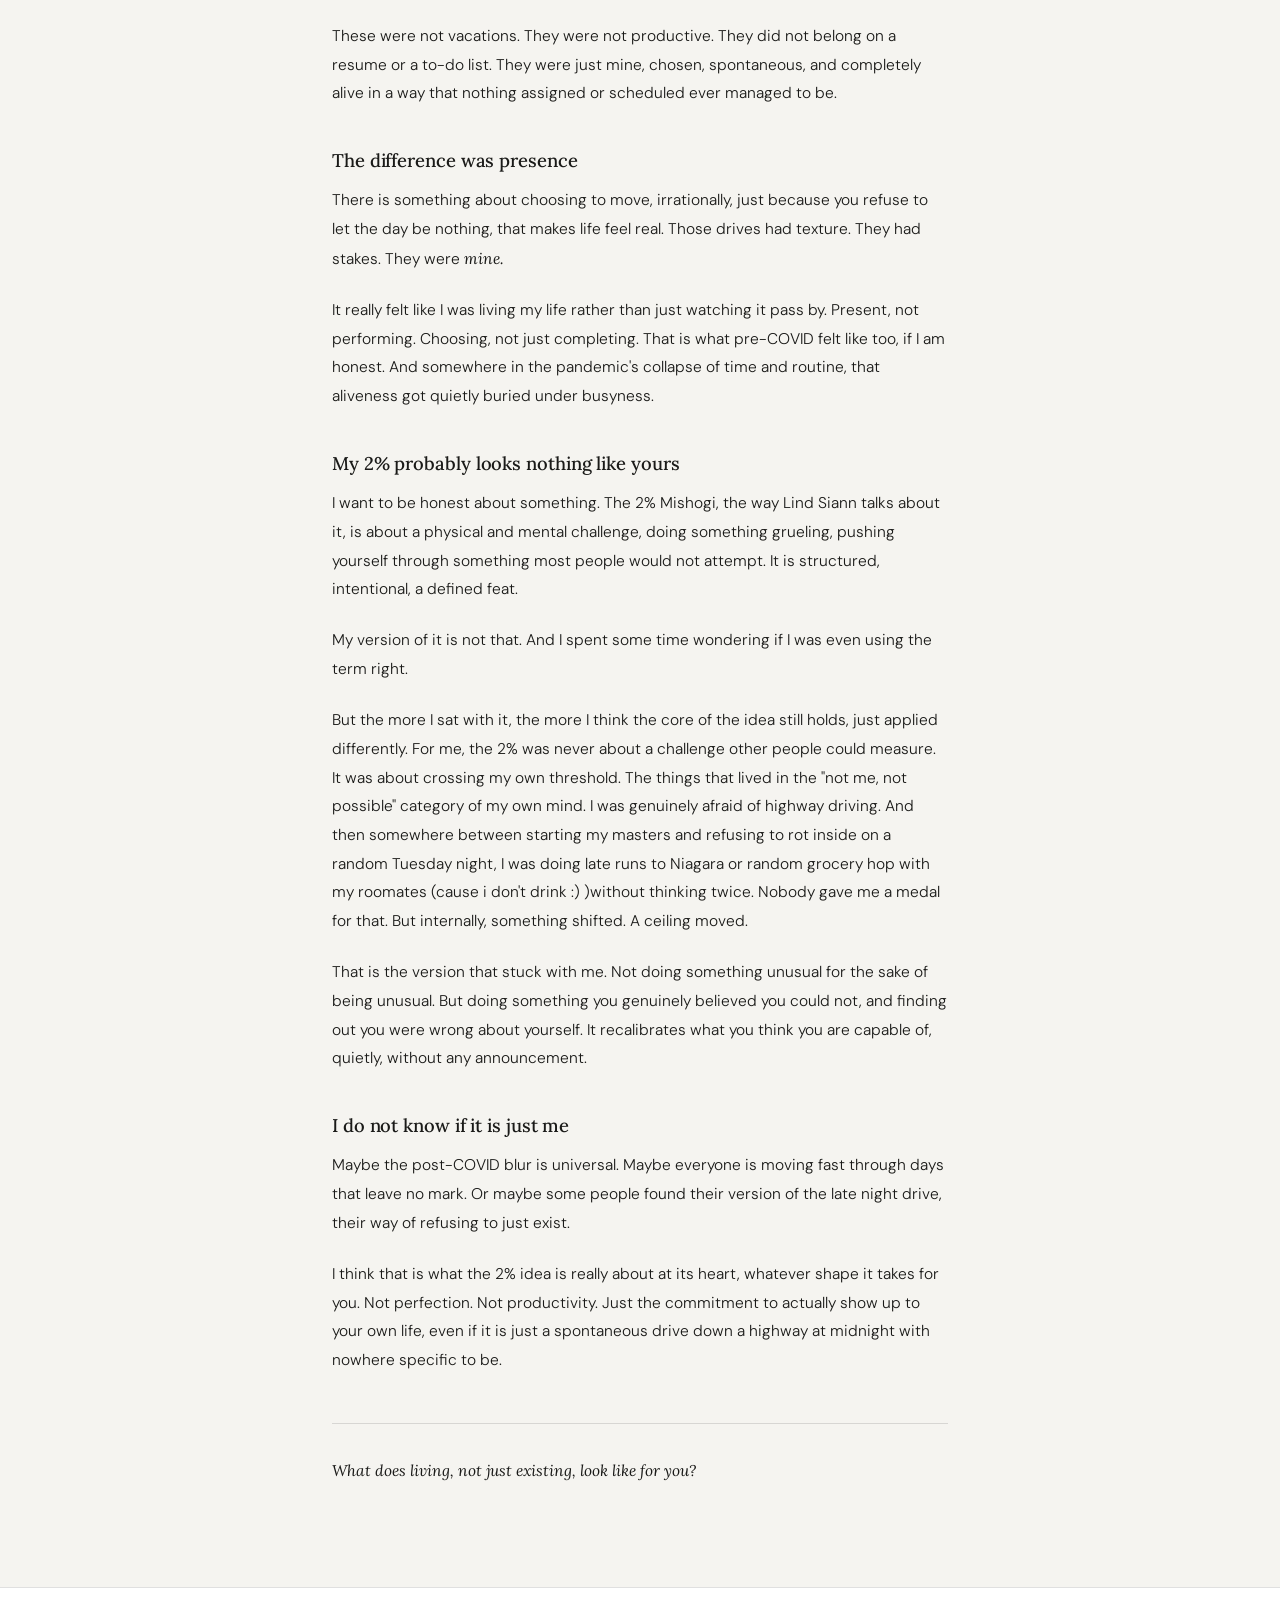
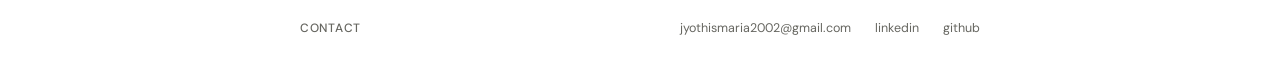
<file: blog/living_exisitng.html>
<!DOCTYPE html>
<html lang="en">
<head>
  <meta charset="UTF-8" />
  <meta name="viewport" content="width=device-width, initial-scale=1.0" />
  <title>Existing vs. Living -- Jyothismaria Joseph</title>
  <style>
    @import url('https://fonts.googleapis.com/css2?family=Lora:ital,wght@0,400;0,500;1,400&family=DM+Sans:wght@300;400;500&display=swap');

    *, *::before, *::after { box-sizing: border-box; margin: 0; padding: 0; }

    body {
      font-family: 'DM Sans', sans-serif;
      background: #f5f4f0;
      color: #1a1a18;
      min-height: 100vh;
    }

    nav {
      display: flex;
      justify-content: space-between;
      align-items: center;
      padding: 1.2rem 2rem;
      border-bottom: 0.5px solid rgba(0,0,0,0.12);
      background: #ffffff;
    }

    .nav-initials {
      font-family: 'Lora', serif;
      font-size: 1.1rem;
      font-weight: 500;
      letter-spacing: 0.05em;
      color: #1a1a18;
    }

    .nav-links {
      display: flex;
      gap: 1.5rem;
      align-items: center;
    }

    .nav-links a {
      font-size: 0.8rem;
      font-weight: 400;
      text-decoration: none;
      color: #666660;
      letter-spacing: 0.03em;
      transition: color 0.2s;
    }

    .nav-links a:hover { color: #1a1a18; }
    .nav-links a.active { color: #1a1a18; }

    .nav-links .resume-link {
      border: 0.5px solid rgba(0,0,0,0.25);
      padding: 0.3rem 0.8rem;
      border-radius: 20px;
    }

    main {
      max-width: 680px;
      margin: 0 auto;
      padding: 3rem 2rem 5rem;
    }

    .back-link {
      font-size: 0.78rem;
      color: #666660;
      text-decoration: none;
      letter-spacing: 0.02em;
      display: inline-block;
      margin-bottom: 2.5rem;
      transition: color 0.2s;
    }
    .back-link:hover { color: #1a1a18; }

    .blog-meta {
      display: flex;
      gap: 0.6rem;
      align-items: center;
      margin-bottom: 1.2rem;
    }

    .blog-date {
      font-size: 0.75rem;
      color: #999993;
      letter-spacing: 0.04em;
    }

    .blog-tag {
      font-size: 0.68rem;
      font-weight: 500;
      letter-spacing: 0.08em;
      text-transform: uppercase;
      background: #eeeee8;
      color: #666660;
      padding: 0.2rem 0.65rem;
      border-radius: 20px;
      border: 0.5px solid rgba(0,0,0,0.1);
    }

    h1 {
      font-family: 'Lora', serif;
      font-size: 2rem;
      font-weight: 500;
      line-height: 1.25;
      letter-spacing: -0.01em;
      margin-bottom: 1rem;
      color: #1a1a18;
    }

    .post-subtitle {
      font-size: 1rem;
      color: #666660;
      line-height: 1.6;
      font-style: italic;
      font-family: 'Lora', serif;
      margin-bottom: 2.5rem;
      padding-bottom: 2.5rem;
      border-bottom: 0.5px solid rgba(0,0,0,0.12);
    }

    .post-body p {
      font-size: 0.97rem;
      line-height: 1.85;
      color: #1a1a18;
      margin-bottom: 1.4rem;
      font-weight: 300;
    }

    .post-body h2 {
      font-family: 'Lora', serif;
      font-size: 1.15rem;
      font-weight: 500;
      margin: 2.5rem 0 0.9rem;
      color: #1a1a18;
      letter-spacing: -0.005em;
    }

    .post-body em {
      font-family: 'Lora', serif;
      font-style: italic;
    }

    .post-body strong {
      font-weight: 500;
    }

    .closing-question {
      margin-top: 3rem;
      padding-top: 2rem;
      border-top: 0.5px solid rgba(0,0,0,0.12);
      font-size: 0.9rem;
      color: #666660;
      font-style: italic;
      font-family: 'Lora', serif;
      line-height: 1.7;
    }

    footer {
      border-top: 0.5px solid rgba(0,0,0,0.12);
      padding: 2rem;
      background: #ffffff;
    }

    .footer-inner {
      max-width: 680px;
      margin: 0 auto;
      display: flex;
      justify-content: space-between;
      align-items: center;
    }

    .footer-inner strong {
      font-size: 0.75rem;
      font-weight: 500;
      letter-spacing: 0.06em;
      text-transform: uppercase;
      color: #666660;
    }

    .footer-links {
      display: flex;
      gap: 1.5rem;
    }

    .footer-links a {
      font-size: 0.78rem;
      color: #666660;
      text-decoration: none;
      transition: color 0.2s;
    }

    .footer-links a:hover { color: #1a1a18; }
  </style>
</head>
<body>

<nav>
  <span class="nav-initials">jj</span>
  <div class="nav-links">
    <a href="../index.html">home</a>
    <a href="../projects.html">projects</a>
    <a href="../experience.html">experience</a>
    <a href="../blog.html" class="active">blog</a>
    <a href="../resume.pdf" target="_blank" class="resume-link">resume</a>
  </div>
</nav>

<main>
  <a href="../blog.html" class="back-link">back to blog</a>

  <div class="blog-meta">
    <span class="blog-date">May 2026</span>
    <span class="blog-tag">reflection</span>
  </div>

  <h1>Existing vs. Living: What Late Night Drives Taught Me About Being in the 2%</h1>
  <p class="post-subtitle">On post-COVID blur, spontaneous road trips, and what it actually feels like to show up to your own life.</p>

  <div class="post-body">

    <p>I have been following Lind Siann on YouTube lately, and one idea has been stuck in my head ever since: the concept of the <strong>2% Mishogi</strong> and the difference between simply <em>existing</em> and actually <em>living</em>. It hit closer to home than I expected.</p>

    <h2>When the days just blurred</h2>

    <p>Post-COVID, life moved fast. And not in a good way. Looking back, I struggle to find real placeholders, moments I can point to and say <em>that</em> mattered. Other than graduation, most of my undergrad days were a blur of tasks, career checkboxes, and a quiet but persistent existential crisis. I kept pushing through it all with one belief holding me together: <em>once these things are done, I will be fine.</em></p>

    <p>But fine never quite arrived. Nothing felt significant. The days just went by.</p>

    <h2>Something shifted in my masters</h2>

    <p>When I started my masters, things began to change, slowly, then all at once. I started socializing more. I got my license. I started driving, then overdriving. I took way too many road trips for someone who both works and studies full time.</p>

    <p>And somewhere in all of that, I started actually living.</p>

    <p>I would say the itch did not just develop out of thin air either. Finding the right people, opening up to them, letting them in, that had a lot to do with it. The right people have a way of making you braver about your own life.</p>

    <h2>The drives I will never forget</h2>

    <p>It would start with nothing more than a feeling, a restlessness, an itch, a refusal to spend another night inside staring at the same four walls. And the next thing I knew, I was on the road.</p>

    <p>Late night drives to <strong>Niagara</strong>, the kind where you show up just to stand near something massive and loud and remind yourself the world is bigger than your apartment and your deadlines. Spontaneously planned trips to <strong>Cleveland</strong>, and yes, spontaneously planned is exactly the right contradiction, because there was just enough intention to get in the car but never enough to feel like an itinerary. And then all across <strong>WNY</strong>, back roads, main streets, places I had no reason to be at midnight, places that looked completely different at 2am than they ever would in daylight.</p>

    <p>No destination. No agenda. Sometimes getting lost. Sometimes getting into arguments. Always feeling something.</p>

    <p>These were not vacations. They were not productive. They did not belong on a resume or a to-do list. They were just mine, chosen, spontaneous, and completely alive in a way that nothing assigned or scheduled ever managed to be.</p>

    <h2>The difference was presence</h2>

    <p>There is something about choosing to move, irrationally, just because you refuse to let the day be nothing, that makes life feel real. Those drives had texture. They had stakes. They were <em>mine.</em></p>

    <p>It really felt like I was living my life rather than just watching it pass by. Present, not performing. Choosing, not just completing. That is what pre-COVID felt like too, if I am honest. And somewhere in the pandemic's collapse of time and routine, that aliveness got quietly buried under busyness.</p>

    <h2>My 2% probably looks nothing like yours</h2>

    <p>I want to be honest about something. The 2% Mishogi, the way Lind Siann talks about it, is about a physical and mental challenge, doing something grueling, pushing yourself through something most people would not attempt. It is structured, intentional, a defined feat.</p>

    <p>My version of it is not that. And I spent some time wondering if I was even using the term right.</p>

    <p>But the more I sat with it, the more I think the core of the idea still holds, just applied differently. For me, the 2% was never about a challenge other people could measure. It was about crossing my own threshold. The things that lived in the "not me, not possible" category of my own mind. I was genuinely afraid of highway driving. And then somewhere between starting my masters and refusing to rot inside on a random Tuesday night, I was doing late runs to Niagara or random grocery hop with my roomates (cause i don't drink :) )without thinking twice. Nobody gave me a medal for that. But internally, something shifted. A ceiling moved.</p>

    <p>That is the version that stuck with me. Not doing something unusual for the sake of being unusual. But doing something you genuinely believed you could not, and finding out you were wrong about yourself. It recalibrates what you think you are capable of, quietly, without any announcement.</p>

    <h2>I do not know if it is just me</h2>

    <p>Maybe the post-COVID blur is universal. Maybe everyone is moving fast through days that leave no mark. Or maybe some people found their version of the late night drive, their way of refusing to just exist.</p>

    <p>I think that is what the 2% idea is really about at its heart, whatever shape it takes for you. Not perfection. Not productivity. Just the commitment to actually show up to your own life, even if it is just a spontaneous drive down a highway at midnight with nowhere specific to be.</p>

    <p class="closing-question">What does living, not just existing, look like for you?</p>

  </div>
</main>

<footer>
  <div class="footer-inner">
    <strong>contact</strong>
    <div class="footer-links">
      <a href="mailto:jyothismaria2002@gmail.com">jyothismaria2002@gmail.com</a>
      <a href="https://linkedin.com/in/jyothismaria" target="_blank">linkedin</a>
      <a href="https://github.com/Jyothismaria" target="_blank">github</a>
    </div>
  </div>
</footer>

</body>
</html>
</file>
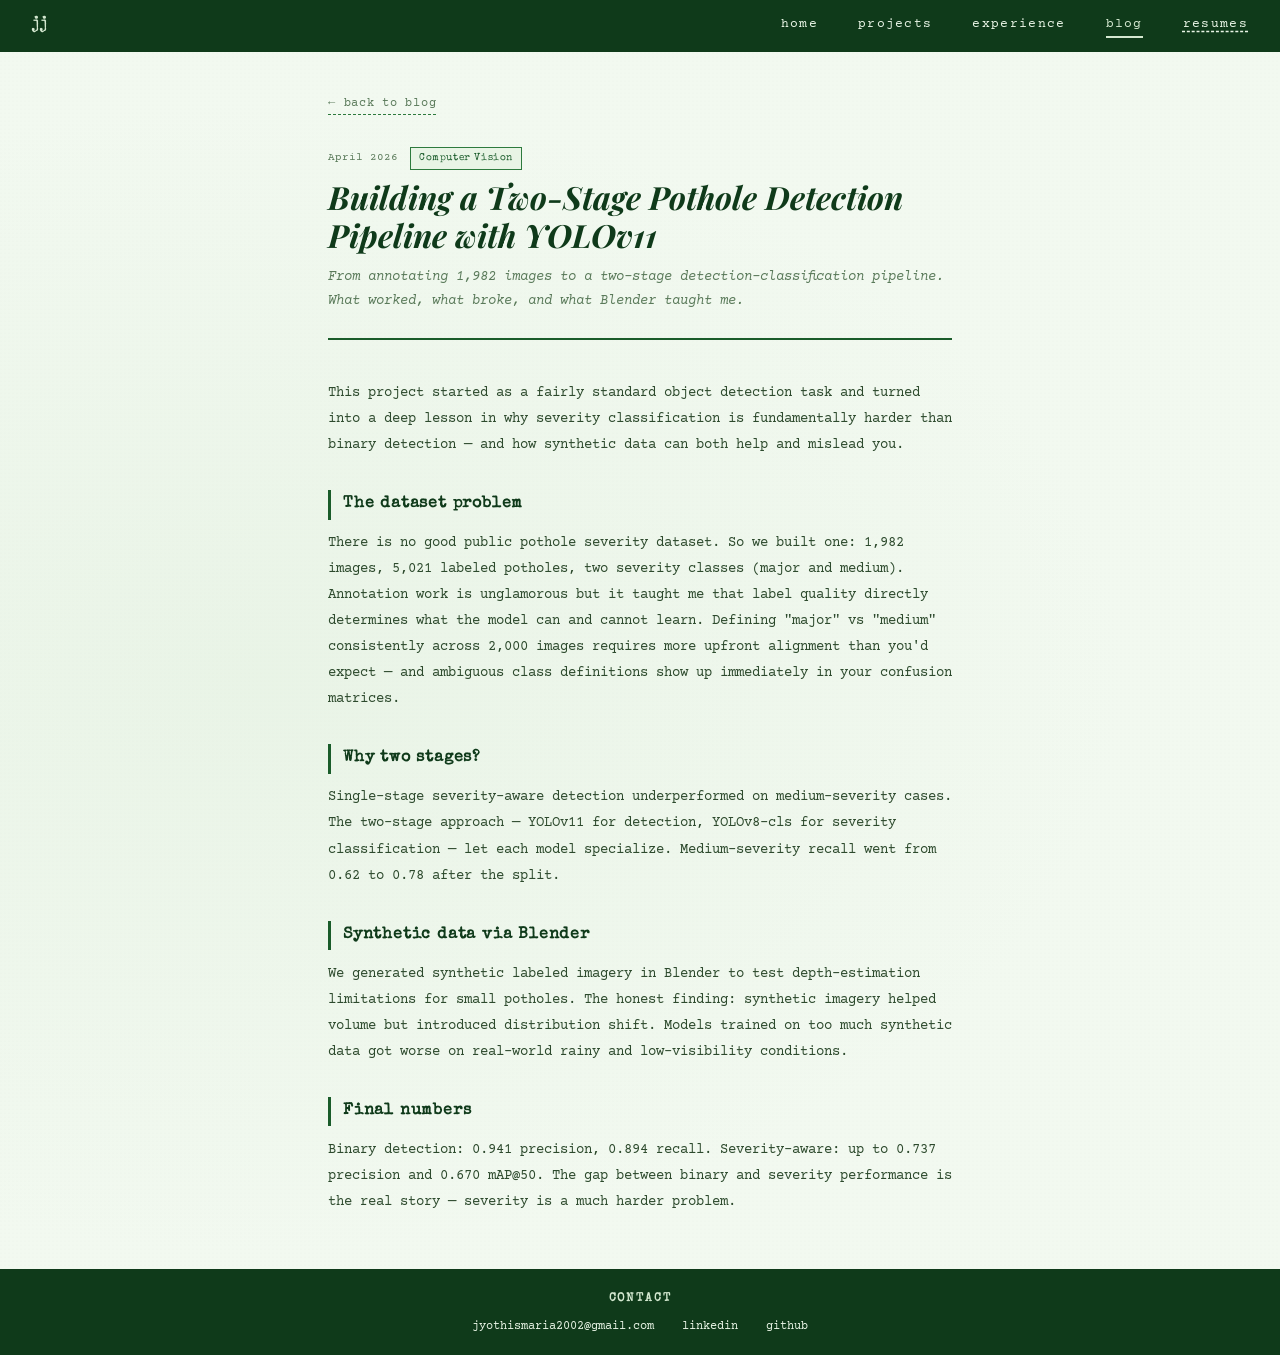
<file: blog/pothole-yolo.html>
<!DOCTYPE html>
<html lang="en">
<head>
  <meta charset="UTF-8" />
  <meta name="viewport" content="width=device-width, initial-scale=1.0" />
  <title>Pothole Detection with YOLOv11 — Jyothismaria Joseph</title>
  <link rel="stylesheet" href="../css/style.css" />
</head>
<body>
  <nav>
    <span class="nav-initials">jj</span>
    <div class="nav-links">
      <a href="../index.html">home</a>
      <a href="../projects.html">projects</a>
      <a href="../experience.html">experience</a>
      <a href="../blog.html" class="active">blog</a>
      <a href="../resume.pdf" target="_blank" class="resume-link">resumes</a>
    </div>
  </nav>
  <main class="post-layout">
    <a href="../blog.html" class="back-link">← back to blog</a>
    <div class="post-header">
      <div class="blog-meta"><span class="blog-date">April 2026</span><span class="blog-tag">Computer Vision</span></div>
      <h1>Building a Two-Stage Pothole Detection Pipeline with YOLOv11</h1>
      <p class="post-subtitle">From annotating 1,982 images to a two-stage detection-classification pipeline. What worked, what broke, and what Blender taught me.</p>
    </div>
    <div class="post-body">
      <p>This project started as a fairly standard object detection task and turned into a deep lesson in why severity classification is fundamentally harder than binary detection — and how synthetic data can both help and mislead you.</p>
      <h2>The dataset problem</h2>
      <p>There is no good public pothole severity dataset. So we built one: 1,982 images, 5,021 labeled potholes, two severity classes (major and medium). Annotation work is unglamorous but it taught me that label quality directly determines what the model can and cannot learn. Defining "major" vs "medium" consistently across 2,000 images requires more upfront alignment than you'd expect — and ambiguous class definitions show up immediately in your confusion matrices.</p>
      <h2>Why two stages?</h2>
      <p>Single-stage severity-aware detection underperformed on medium-severity cases. The two-stage approach — YOLOv11 for detection, YOLOv8-cls for severity classification — let each model specialize. Medium-severity recall went from 0.62 to 0.78 after the split.</p>
      <h2>Synthetic data via Blender</h2>
      <p>We generated synthetic labeled imagery in Blender to test depth-estimation limitations for small potholes. The honest finding: synthetic imagery helped volume but introduced distribution shift. Models trained on too much synthetic data got worse on real-world rainy and low-visibility conditions.</p>
      <h2>Final numbers</h2>
      <p>Binary detection: 0.941 precision, 0.894 recall. Severity-aware: up to 0.737 precision and 0.670 mAP@50. The gap between binary and severity performance is the real story — severity is a much harder problem.</p>
    </div>
  </main>
  <footer>
    <div class="footer-inner">
      <strong>contact</strong>
      <div class="footer-links">
        <a href="mailto:jyothismaria2002@gmail.com">jyothismaria2002@gmail.com</a>
        <a href="https://linkedin.com/in/jyothismaria" target="_blank">linkedin</a>
        <a href="https://github.com/Jyothismaria" target="_blank">github</a>
      </div>
    </div>
  </footer>
</body>
</html>
</file>
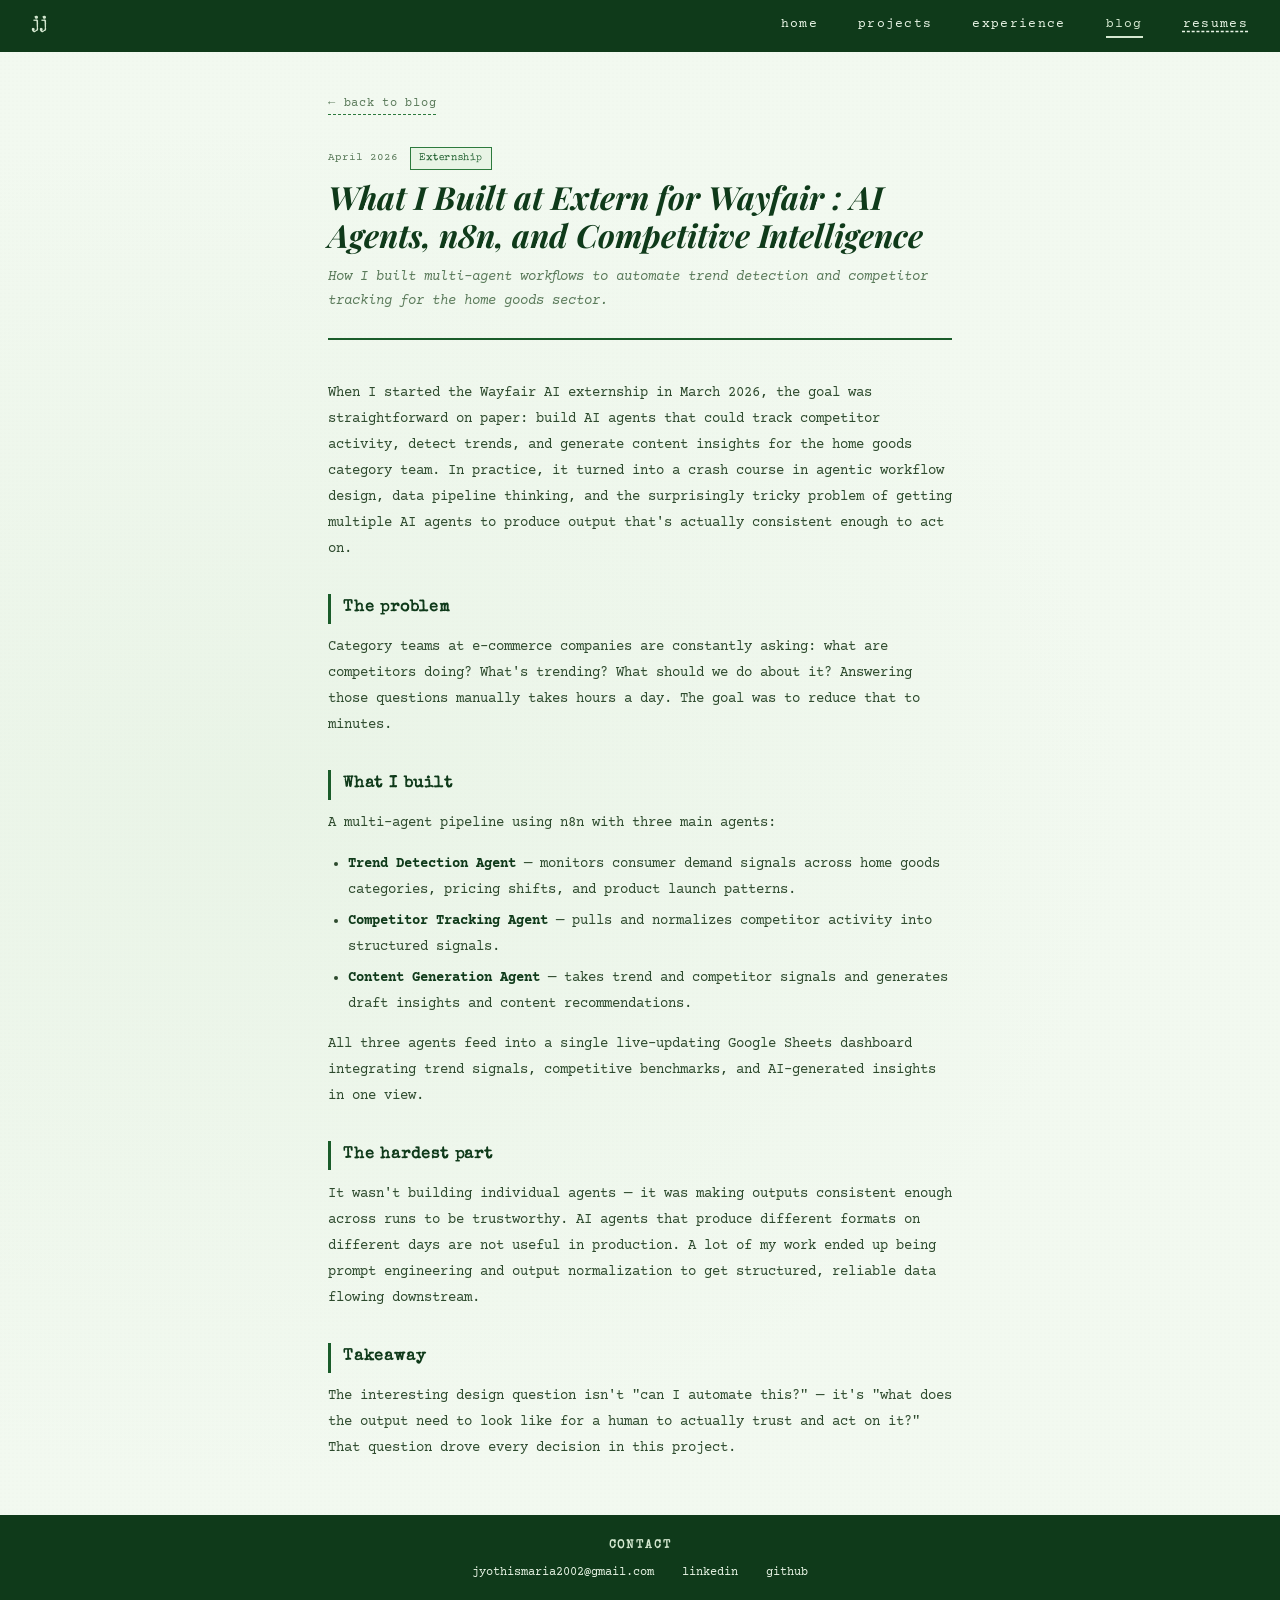
<file: blog/wayfair-ai-agents.html>
<!DOCTYPE html>
<html lang="en">
<head>
  <meta charset="UTF-8" />
  <meta name="viewport" content="width=device-width, initial-scale=1.0" />
  <title>What I Built at Extern for Wayfair — Jyothismaria Joseph</title>
  <link rel="stylesheet" href="../css/style.css" />
</head>
<body>
  <nav>
    <span class="nav-initials">jj</span>
    <div class="nav-links">
      <a href="../index.html">home</a>
      <a href="../projects.html">projects</a>
      <a href="../experience.html">experience</a>
      <a href="../blog.html" class="active">blog</a>
      <a href="../resume.pdf" target="_blank" class="resume-link">resumes</a>
    </div>
  </nav>
  <main class="post-layout">
    <a href="../blog.html" class="back-link">← back to blog</a>
    <div class="post-header">
      <div class="blog-meta"><span class="blog-date">April 2026</span><span class="blog-tag">Externship</span></div>
      <h1>What I Built at Extern for Wayfair : AI Agents, n8n, and Competitive Intelligence</h1>
      <p class="post-subtitle">How I built multi-agent workflows to automate trend detection and competitor tracking for the home goods sector.</p>
    </div>
    <div class="post-body">
      <p>When I started the Wayfair AI externship in March 2026, the goal was straightforward on paper: build AI agents that could track competitor activity, detect trends, and generate content insights for the home goods category team. In practice, it turned into a crash course in agentic workflow design, data pipeline thinking, and the surprisingly tricky problem of getting multiple AI agents to produce output that's actually consistent enough to act on.</p>
      <h2>The problem</h2>
      <p>Category teams at e-commerce companies are constantly asking: what are competitors doing? What's trending? What should we do about it? Answering those questions manually takes hours a day. The goal was to reduce that to minutes.</p>
      <h2>What I built</h2>
      <p>A multi-agent pipeline using n8n with three main agents:</p>
      <ul>
        <li><strong>Trend Detection Agent</strong> — monitors consumer demand signals across home goods categories, pricing shifts, and product launch patterns.</li>
        <li><strong>Competitor Tracking Agent</strong> — pulls and normalizes competitor activity into structured signals.</li>
        <li><strong>Content Generation Agent</strong> — takes trend and competitor signals and generates draft insights and content recommendations.</li>
      </ul>
      <p>All three agents feed into a single live-updating Google Sheets dashboard integrating trend signals, competitive benchmarks, and AI-generated insights in one view.</p>
      <h2>The hardest part</h2>
      <p>It wasn't building individual agents — it was making outputs consistent enough across runs to be trustworthy. AI agents that produce different formats on different days are not useful in production. A lot of my work ended up being prompt engineering and output normalization to get structured, reliable data flowing downstream.</p>
      <h2>Takeaway</h2>
      <p>The interesting design question isn't "can I automate this?" — it's "what does the output need to look like for a human to actually trust and act on it?" That question drove every decision in this project.</p>
    </div>
  </main>
  <footer>
    <div class="footer-inner">
      <strong>contact</strong>
      <div class="footer-links">
        <a href="mailto:jyothismaria2002@gmail.com">jyothismaria2002@gmail.com</a>
        <a href="https://linkedin.com/in/jyothismaria" target="_blank">linkedin</a>
        <a href="https://github.com/Jyothismaria" target="_blank">github</a>

      </div>
    </div>
  </footer>
</body>
</html>
</file>
<file: css/style.css>
/* ── 90s Vintage Pastel + Emerald Portfolio ─────────────────────────────── */

@import url('https://fonts.googleapis.com/css2?family=Special+Elite&family=Courier+Prime:ital,wght@0,400;0,700;1,400&family=Playfair+Display:ital,wght@0,400;0,700;1,400&display=swap');

:root {
  --mint:        #d4e8d0;
  --mint-light:  #e8f4e5;
  --mint-pale:   #f2f9f0;
  --emerald:     #1a5c2a;
  --emerald-mid: #2d7a3d;
  --emerald-dark:#0f3a1a;
  --emerald-deep:#071f0d;
  --cream:       #f5f0e8;
  --cream-dark:  #e8e0d0;
  --brown:       #5c4a2a;
  --text-dark:   #1a2a1a;
  --text-mid:    #2d4a2d;
  --text-muted:  #5a7a5a;

  --font-type:   'Special Elite', 'Courier New', monospace;
  --font-mono:   'Courier Prime', 'Courier New', monospace;
  --font-serif:  'Playfair Display', Georgia, serif;

  --accent:        #4a9e4a;
  --accent-bright: #6abf6a;
  --green-light:   #8fb88f;
  --border-heavy: 3px solid var(--emerald-dark);
  --border-mid:   2px solid var(--emerald);
  --border-thin:  1px solid var(--emerald-mid);
}

*, *::before, *::after { box-sizing: border-box; margin: 0; padding: 0; }

html { scroll-behavior: smooth; }

body {
  background: var(--mint-pale);
  color: var(--text-dark);
  font-family: var(--font-mono);
  font-size: 14px;
  line-height: 1.7;
  min-height: 100vh;
  display: flex;
  flex-direction: column;
  /* subtle vintage paper grain */
  background-image:
    radial-gradient(ellipse at 20% 50%, rgba(212,232,208,0.3) 0%, transparent 60%),
    url("data:image/svg+xml,%3Csvg xmlns='http://www.w3.org/2000/svg' width='4' height='4'%3E%3Crect width='4' height='4' fill='%23f2f9f0'/%3E%3Ccircle cx='1' cy='1' r='0.4' fill='%23c8ddc4' opacity='0.4'/%3E%3C/svg%3E");
}

a { color: inherit; text-decoration: none; }
p { margin-bottom: 0.9em; }
ul { padding-left: 1.4em; }
li { margin-bottom: 0.35em; }

/* ── NAV ────────────────────────────────────────────────────────────────── */
nav {
  background: var(--emerald-dark);
  display: flex;
  align-items: center;
  justify-content: space-between;
  padding: 0.6rem 2rem;
  border-bottom: var(--border-heavy);
  position: sticky;
  top: 0;
  z-index: 100;
}

.nav-initials {
  font-family: var(--font-type);
  font-size: 1.1rem;
  color: var(--mint);
  letter-spacing: 0.08em;
}

.nav-links {
  display: flex;
  gap: 2.5rem;
}

.nav-links a {
  font-family: var(--font-mono);
  font-size: 0.82rem;
  color: var(--mint-light);
  letter-spacing: 0.1em;
  text-transform: lowercase;
  position: relative;
  transition: color 0.15s;
}

.nav-links a::after {
  content: '';
  position: absolute;
  bottom: -2px; left: 0;
  width: 0; height: 2px;
  background: var(--mint);
  transition: width 0.2s;
}

.nav-links a:hover,
.nav-links a.active { color: var(--mint); }
.nav-links a:hover::after,
.nav-links a.active::after { width: 100%; }

/* ── HOME PAGE — matches mockup exactly ─────────────────────────────────── */
.home-page {
  background: var(--mint-light);
  display: flex;
  flex-direction: column;
  border: var(--border-heavy);
  margin: 1.5rem;
  border-radius: 18px;
  overflow: hidden;
  animation: revealUp 0.5s ease both;
}

/* HERO ROW: name | vertical divider | photo */
.hero-panel {
  display: grid;
  grid-template-columns: 1fr 3px 1fr;
  min-height: 320px;
  padding: 2.5rem 3rem;
  gap: 0;
  align-items: center;
}

.hero-name {
  padding-right: 3rem;
  display: flex;
  flex-direction: column;
  align-items: flex-start;
  justify-content: center;
  gap: 0;
}

.hero-name h1 {
  font-family: var(--font-serif);
  font-size: clamp(2.8rem, 5vw, 4.5rem);
  font-weight: 700;
  color: var(--emerald-deep);
  line-height: 1.0;
  letter-spacing: -0.02em;
  width: 100%;
}

p.hero-tagline, .hero-tagline {
  font-family: var(--font-mono);
  font-size: 0.72rem;
  color: var(--emerald-mid);
  letter-spacing: 0.14em;
  margin-top: 0.75rem;
  margin-bottom: 0;
  font-style: italic;
  display: block;
  width: 100%;
  clear: both;
}

.hero-divider-v {
  width: 3px;
  background: var(--emerald-dark);
  align-self: stretch;
  margin: 0;
}

.hero-photo {
  padding-left: 3rem;
  display: flex;
  justify-content: center;
  align-items: center;
  position: relative;
}

#portrait-canvas {
  width: 100%;
  max-width: 380px;
  aspect-ratio: 1 / 1;
  border-radius: 0 !important;
  display: block;
  image-rendering: pixelated;
  image-rendering: crisp-edges;
  filter: saturate(0.75) contrast(1.1);
  transition: filter 0.8s ease;
  clip-path: inset(0);
}

#portrait-canvas.resolved {
  filter: saturate(1) contrast(1);
  image-rendering: auto;
}

.photo-fallback {
  display: none;
  font-family: var(--font-serif);
  font-size: 3rem;
  color: var(--emerald);
  font-style: italic;
}

.hero-divider-h {
  height: 3px;
  background: var(--emerald-dark);
  width: 100%;
}

/* ABOUT SECTION */


.about-section {
  background: var(--emerald-dark);
  padding: 2.5rem 3rem 3rem;
  display: flex;
  flex-direction: column;
}

.about-label {
  font-family: var(--font-type);
  font-size: 0.72rem;
  letter-spacing: 0.22em;
  color: var(--accent-bright);
  text-transform: uppercase;
  text-align: center;
  margin-bottom: 1.5rem;
  display: flex;
  align-items: center;
  gap: 1rem;
}

.about-label::before,
.about-label::after {
  content: '';
  flex: 1;
  height: 1px;
  background: var(--emerald-mid);
}

.about-quote {
  font-family: var(--font-serif);
  font-size: 1.25rem;
  font-style: italic;
  color: var(--mint-light);
  line-height: 1.55;
  margin-bottom: 1.75rem;
  border-left: 3px solid var(--accent);
  padding-left: 1.25rem;
}

.about-divider-v { display: none; }

.about-body p {
  font-size: 0.85rem;
  line-height: 1.9;
}

.about-body p {
  font-family: var(--font-mono);
  font-size: 0.8rem;
  color: var(--green-light);
  line-height: 1.85;
  margin-bottom: 1.25rem;
}

@media (max-width: 800px) {
  .about-body { grid-template-columns: 1fr; gap: 1rem; }
  .about-quote { font-size: 1rem; }
  .about-section { padding: 2rem 1.5rem; }
}

/* Pixel shimmer on photo */
@keyframes pixelShimmer {
  0%   { box-shadow: none; }
  50%  { box-shadow: none; }
  100% { box-shadow: none; }
}
.hero-photo { animation: pixelShimmer 1.8s ease-in-out 3; }

/* CRT scan lines */
.hero-photo::after {
  content: '';
  position: absolute;
  inset: 0;
  border-radius: 0;
  background: repeating-linear-gradient(
    0deg, transparent, transparent 3px,
    rgba(15,58,26,0.03) 3px, rgba(15,58,26,0.03) 4px
  );
  pointer-events: none;
  max-width: 380px;
  margin: auto;
}

@media (max-width: 800px) {
  .home-page { margin: 0.75rem; }
  .hero-panel { grid-template-columns: 1fr; padding: 2rem 1.5rem; gap: 1.5rem; }
  .hero-divider-v { display: none; }
  .hero-name { padding-right: 0; justify-content: center; text-align: center; }
  .hero-photo { padding-left: 0; }
  #portrait-canvas { max-width: 260px; }
  .about-section { padding: 2rem 1.5rem; }
}

/* removed */

.name-block h1 {
  font-family: var(--font-serif);
  font-size: 2.6rem;
  font-weight: 700;
  color: var(--emerald-deep);
  line-height: 1.0;
  letter-spacing: -0.01em;
}

.photo-wrap {
  width: 110px;
  height: 110px;
  border-radius: 0;
  border: var(--border-heavy);
  overflow: hidden;
  flex-shrink: 0;
  background: var(--mint);
  display: flex;
  align-items: center;
  justify-content: center;
}

.photo-wrap img {
  width: 100%; height: 100%;
  object-fit: cover;
}

.photo-initials {
  font-family: var(--font-serif);
  font-size: 1.8rem;
  color: var(--emerald);
  font-style: italic;
}

.about-block h2 {
  font-family: var(--font-type);
  font-size: 0.85rem;
  letter-spacing: 0.12em;
  color: var(--emerald);
  margin-bottom: 0.6rem;
  border-bottom: 1px dashed var(--emerald-mid);
  padding-bottom: 0.3rem;
  text-transform: uppercase;
}

.about-block p {
  font-family: var(--font-mono);
  font-size: 0.8rem;
  color: var(--text-mid);
  line-height: 1.65;
  text-align: justify;
  margin-bottom: 0.65em;
}

/* ── HOME RIGHT ─────────────────────────────────────────────────────────── */
.home-right {
  background: var(--mint-pale);
  padding: 2rem 2.5rem;
  display: flex;
  flex-direction: column;
  gap: 1.75rem;
  animation: revealRight 0.5s ease both;
}

/* Vintage ruled paper lines behind skill strip */
.skills-section {
  border: var(--border-mid);
  padding: 0.9rem 1rem;
  background: var(--cream);
  position: relative;
}

.skills-section::before {
  content: 'TECHNICAL SKILLS';
  position: absolute;
  top: -0.55rem;
  left: 1rem;
  background: var(--cream);
  padding: 0 0.4rem;
  font-family: var(--font-type);
  font-size: 0.65rem;
  letter-spacing: 0.14em;
  color: var(--emerald);
}

.skills-strip {
  display: flex;
  flex-wrap: wrap;
  gap: 0.4rem 0.6rem;
}

.skills-strip span {
  font-family: var(--font-mono);
  font-size: 0.72rem;
  color: var(--emerald-dark);
  border: 1px solid var(--emerald-mid);
  padding: 0.15rem 0.55rem;
  background: var(--mint-light);
  letter-spacing: 0.04em;
  transition: background 0.15s;
}

.skills-strip span:hover {
  background: var(--emerald);
  color: var(--mint);
}

/* Stats row */
.quick-stats {
  display: grid;
  grid-template-columns: repeat(3, 1fr);
  gap: 1px;
  border: var(--border-mid);
  background: var(--emerald);
}

.stat-item {
  background: var(--cream);
  padding: 0.9rem 0.75rem;
  text-align: center;
}

.stat-num {
  display: block;
  font-family: var(--font-serif);
  font-size: 2rem;
  color: var(--emerald-dark);
  line-height: 1;
  font-style: italic;
}

.stat-label {
  font-family: var(--font-type);
  font-size: 0.62rem;
  color: var(--text-muted);
  letter-spacing: 0.1em;
  margin-top: 0.25rem;
  display: block;
  text-transform: uppercase;
}

/* Timeline */
.timeline-section {
  border: var(--border-mid);
  background: var(--cream);
  position: relative;
}

.timeline-section::before {
  content: 'EXPERIENCE';
  position: absolute;
  top: -0.55rem;
  left: 1rem;
  background: var(--cream);
  padding: 0 0.4rem;
  font-family: var(--font-type);
  font-size: 0.65rem;
  letter-spacing: 0.14em;
  color: var(--emerald);
}

.timeline-item {
  display: grid;
  grid-template-columns: 80px 1fr;
  gap: 0;
  border-bottom: 1px dashed var(--emerald-mid);
}

.timeline-item:last-child { border-bottom: none; }

.timeline-date {
  font-family: var(--font-type);
  font-size: 0.62rem;
  color: var(--text-muted);
  letter-spacing: 0.06em;
  padding: 0.85rem 0.75rem;
  border-right: 1px dashed var(--emerald-mid);
  display: flex;
  align-items: flex-start;
  line-height: 1.4;
}

.timeline-content {
  padding: 0.85rem 1rem;
}

.timeline-content strong {
  font-family: var(--font-type);
  font-size: 0.8rem;
  color: var(--emerald-dark);
  display: block;
  margin-bottom: 0.2rem;
  letter-spacing: 0.04em;
}

.timeline-content p {
  font-size: 0.75rem;
  color: var(--text-muted);
  margin: 0;
  line-height: 1.5;
}

/* ── PAGE TITLE ─────────────────────────────────────────────────────────── */
.page-title {
  font-family: var(--font-serif);
  font-size: 2.8rem;
  font-weight: 700;
  font-style: italic;
  color: var(--emerald-dark);
  margin-bottom: 2rem;
  border-bottom: var(--border-heavy);
  padding-bottom: 0.75rem;
  animation: revealUp 0.5s ease both;
}

/* ── PROJECTS ────────────────────────────────────────────────────────────── */
.projects-layout {
  flex: 1;
  padding: 2.5rem 3rem;
  max-width: 1100px;
  margin: 0 auto;
  width: 100%;
}

.projects-grid {
  display: grid;
  grid-template-columns: repeat(2, 1fr);
  gap: 1.5rem;
}

.project-card {
  background: var(--mint-light);
  border: var(--border-mid);
  overflow: hidden;
  transition: transform 0.18s, box-shadow 0.18s;
  animation: revealUp 0.5s ease both;
  position: relative;
}

/* Vintage corner decoration */
.project-card::before {
  content: '';
  position: absolute;
  top: 0; right: 0;
  width: 0; height: 0;
  border-style: solid;
  border-width: 0 22px 22px 0;
  border-color: transparent var(--emerald) transparent transparent;
  z-index: 1;
}

.project-card:hover {
  transform: translate(-2px, -3px);
  box-shadow: 4px 4px 0 var(--emerald-dark);
}

.project-img {
  height: 140px;
  background: var(--emerald);
  display: flex;
  align-items: center;
  justify-content: center;
  position: relative;
  overflow: hidden;
  border-bottom: var(--border-mid);
}

/* Vintage halftone-ish dot pattern */
.project-img::after {
  content: '';
  position: absolute;
  inset: 0;
  background-image: radial-gradient(circle, rgba(212,232,208,0.18) 1px, transparent 1px);
  background-size: 8px 8px;
}

.project-icon {
  font-size: 2.8rem;
  opacity: 0.7;
  position: relative;
  z-index: 1;
}

.project-tags {
  position: absolute;
  bottom: 0; left: 0; right: 0;
  background: var(--emerald-dark);
  padding: 0.3rem 0.75rem;
  display: flex;
  flex-wrap: wrap;
  gap: 0.5rem;
  z-index: 2;
}

.tag {
  font-family: var(--font-mono);
  font-size: 0.62rem;
  color: var(--mint);
  letter-spacing: 0.06em;
}

.tag + .tag::before {
  content: '·';
  margin-right: 0.5rem;
  color: var(--emerald-mid);
}

.project-desc {
  padding: 1rem 1.1rem 1.1rem;
}

.project-desc h3 {
  font-family: var(--font-type);
  font-size: 0.9rem;
  color: var(--emerald-dark);
  margin-bottom: 0.45rem;
  line-height: 1.35;
  letter-spacing: 0.03em;
}

.project-desc p {
  font-size: 0.77rem;
  color: var(--text-mid);
  line-height: 1.6;
  margin-bottom: 0.7rem;
}

.project-link {
  font-family: var(--font-type);
  font-size: 0.72rem;
  color: var(--emerald);
  letter-spacing: 0.06em;
  border-bottom: 1px dashed var(--emerald-mid);
  transition: color 0.15s;
}

.project-link:hover { color: var(--emerald-dark); }

/* ── BLOG LIST ───────────────────────────────────────────────────────────── */
.blog-layout {
  flex: 1;
  padding: 2.5rem 3rem;
  max-width: 820px;
  margin: 0 auto;
  width: 100%;
}

.blog-subtitle {
  font-family: var(--font-mono);
  font-size: 0.8rem;
  color: var(--text-muted);
  margin-top: -1.5rem;
  margin-bottom: 2.5rem;
  font-style: italic;
}

.blog-list {
  display: flex;
  flex-direction: column;
}

.blog-row {
  display: grid;
  grid-template-columns: 90px 1fr;
  gap: 1.25rem;
  padding: 1.4rem 0;
  border-bottom: 1px dashed var(--emerald-mid);
  transition: all 0.15s;
  cursor: pointer;
}

.blog-row:first-child { border-top: var(--border-mid); }
.blog-row:hover { background: var(--cream); padding-left: 0.75rem; margin: 0 -0.75rem; padding-right: 0.75rem; }

.blog-thumb {
  width: 90px;
  height: 65px;
  background: var(--emerald);
  border: var(--border-thin);
  flex-shrink: 0;
  align-self: center;
  position: relative;
  overflow: hidden;
}

.blog-thumb::after {
  content: '';
  position: absolute;
  inset: 0;
  background-image: radial-gradient(circle, rgba(212,232,208,0.2) 1px, transparent 1px);
  background-size: 6px 6px;
}

.blog-row-content h2 {
  font-family: var(--font-type);
  font-size: 0.95rem;
  color: var(--emerald-dark);
  margin-bottom: 0.35rem;
  line-height: 1.4;
  letter-spacing: 0.03em;
}

.blog-row-content p {
  font-size: 0.77rem;
  color: var(--text-muted);
  margin: 0;
  line-height: 1.55;
  font-style: italic;
}

.blog-meta {
  display: flex;
  align-items: center;
  gap: 0.75rem;
  margin-bottom: 0.35rem;
}

.blog-date {
  font-family: var(--font-mono);
  font-size: 0.68rem;
  color: var(--text-muted);
}

.blog-tag {
  font-family: var(--font-type);
  font-size: 0.62rem;
  padding: 0.1rem 0.5rem;
  border: 1px solid var(--emerald-mid);
  color: var(--emerald);
  letter-spacing: 0.06em;
  background: var(--mint-light);
}

.blog-new-post {
  margin-top: 2rem;
  padding: 0.9rem 1rem;
  border: 1px dashed var(--emerald-mid);
  background: var(--cream);
  text-align: center;
}

.mono-small {
  font-family: var(--font-mono);
  font-size: 0.72rem;
  color: var(--text-muted);
  margin: 0;
}

.mono-small code {
  background: var(--mint);
  padding: 0.1rem 0.35rem;
  color: var(--emerald-dark);
  font-family: var(--font-mono);
}

/* ── BLOG POST ───────────────────────────────────────────────────────────── */
.post-layout {
  flex: 1;
  padding: 2.5rem 3rem;
  max-width: 720px;
  margin: 0 auto;
  width: 100%;
}

.back-link {
  font-family: var(--font-mono);
  font-size: 0.75rem;
  color: var(--text-muted);
  letter-spacing: 0.06em;
  display: inline-block;
  margin-bottom: 2rem;
  border-bottom: 1px dashed var(--emerald-mid);
  transition: color 0.15s;
}

.back-link:hover { color: var(--emerald-dark); }

.post-header {
  margin-bottom: 2.5rem;
  padding-bottom: 1.5rem;
  border-bottom: var(--border-mid);
}

.post-header h1 {
  font-family: var(--font-serif);
  font-size: 2rem;
  font-weight: 700;
  font-style: italic;
  color: var(--emerald-dark);
  line-height: 1.2;
  margin: 0.5rem 0 0.75rem;
}

.post-subtitle {
  font-size: 0.88rem;
  color: var(--text-muted);
  font-style: italic;
  font-family: var(--font-mono);
  margin: 0;
}

.post-body {
  font-size: 0.88rem;
  line-height: 1.85;
  color: var(--text-mid);
  font-family: var(--font-mono);
}

.post-body h2 {
  font-family: var(--font-type);
  font-size: 1rem;
  color: var(--emerald-dark);
  margin: 2rem 0 0.65rem;
  letter-spacing: 0.05em;
  border-left: 3px solid var(--emerald);
  padding-left: 0.75rem;
}

.post-body p { margin-bottom: 1em; }
.post-body ul { margin-bottom: 1em; }
.post-body li { color: var(--text-mid); }
.post-body strong { color: var(--emerald-dark); font-weight: 700; }

/* ── FOOTER ─────────────────────────────────────────────────────────────── */
footer {
  background: var(--emerald-dark);
  border-top: var(--border-heavy);
  padding: 1.1rem 2rem;
  margin-top: auto;
}

.footer-inner {
  max-width: 1100px;
  margin: 0 auto;
  text-align: center;
}

.footer-inner strong {
  display: block;
  font-family: var(--font-type);
  font-size: 0.72rem;
  letter-spacing: 0.16em;
  color: var(--mint);
  margin-bottom: 0.5rem;
  text-transform: uppercase;
}

.footer-links {
  display: flex;
  justify-content: center;
  flex-wrap: wrap;
  gap: 1.75rem;
}

.footer-links a {
  font-family: var(--font-mono);
  font-size: 0.75rem;
  color: var(--mint-light);
  transition: color 0.15s;
}

.footer-links a:hover { color: var(--mint); }

.resume-link {
  text-decoration: underline;
  text-underline-offset: 3px;
  text-decoration-style: dashed;
}

/* ── ANIMATIONS ─────────────────────────────────────────────────────────── */
@keyframes revealLeft {
  from { opacity: 0; transform: translateX(-18px); }
  to   { opacity: 1; transform: translateX(0); }
}
@keyframes revealRight {
  from { opacity: 0; transform: translateX(14px); }
  to   { opacity: 1; transform: translateX(0); }
}
@keyframes revealUp {
  from { opacity: 0; transform: translateY(14px); }
  to   { opacity: 1; transform: translateY(0); }
}

.project-card:nth-child(1) { animation-delay: 0.05s; }
.project-card:nth-child(2) { animation-delay: 0.10s; }
.project-card:nth-child(3) { animation-delay: 0.15s; }
.project-card:nth-child(4) { animation-delay: 0.20s; }
.project-card:nth-child(5) { animation-delay: 0.25s; }
.project-card:nth-child(6) { animation-delay: 0.30s; }
.project-card:nth-child(7) { animation-delay: 0.35s; }
.project-card:nth-child(8) { animation-delay: 0.40s; }

/* ── RESPONSIVE ─────────────────────────────────────────────────────────── */
@media (max-width: 900px) {
  .home-layout { grid-template-columns: 1fr; }
  .home-left { border-right: none; border-bottom: var(--border-heavy); }
  .projects-grid { grid-template-columns: 1fr; }
  .projects-layout, .blog-layout, .post-layout { padding: 2rem 1.5rem; }
}

@media (max-width: 600px) {
  nav { padding: 0.6rem 1rem; }
  .name-block h1 { font-size: 2rem; }
  .quick-stats { grid-template-columns: repeat(3, 1fr); }
  .blog-row { grid-template-columns: 1fr; }
  .blog-thumb { display: none; }
  .footer-links { gap: 0.75rem; }
  .home-right { padding: 1.5rem; }
}




/* ── EXPERIENCE PAGE ────────────────────────────────────────────────────── */
.exp-layout {
  flex: 1;
  padding: 2.5rem 3rem;
  max-width: 960px;
  margin: 0 auto;
  width: 100%;
}

.exp-legend {
  display: flex;
  gap: 1.5rem;
  margin-bottom: 2rem;
}

.exp-legend-item {
  display: flex;
  align-items: center;
  gap: 6px;
  font-family: var(--font-mono);
  font-size: 11px;
  color: var(--text-muted);
}

.exp-legend-dot {
  width: 10px; height: 10px;
  border-radius: 50%;
  border: 2px solid var(--emerald-dark);
  background: var(--mint-light);
}

.exp-legend-sq {
  width: 10px; height: 10px;
  border: 2px solid var(--emerald-mid);
  background: var(--mint);
}

.vt { position: relative; }

.spine {
  position: absolute;
  left: 50%; top: 0; bottom: 0;
  width: 3px;
  background: var(--emerald-dark);
  transform: translateX(-50%);
  z-index: 1;
}

.spine::after {
  content: '';
  position: absolute;
  top: -10px; left: 50%;
  transform: translateX(-50%);
  width: 0; height: 0;
  border-style: solid;
  border-width: 0 7px 12px 7px;
  border-color: transparent transparent var(--emerald-dark) transparent;
}

.vt-row {
  display: grid;
  grid-template-columns: 1fr 40px 1fr;
  align-items: start;
  margin-bottom: 1.75rem;
  position: relative;
}

.vt-dot-col {
  grid-column: 2;
  display: flex;
  justify-content: center;
  padding-top: 6px;
  z-index: 2;
}

.vt-dot {
  width: 16px; height: 16px;
  border-radius: 50%;
  background: var(--mint-light);
  border: 3px solid var(--emerald-dark);
  cursor: pointer;
  transition: background .2s, transform .2s;
  flex-shrink: 0;
}

.vt-dot.edu {
  border-radius: 0;
  border-color: var(--emerald-mid);
  background: var(--mint);
}

.vt-dot:hover, .vt-dot.active {
  background: var(--emerald-dark);
  transform: scale(1.25);
}

.vt-dot.edu:hover, .vt-dot.edu.active {
  background: var(--emerald-mid);
}

.vt-card { cursor: pointer; }
.vt-card.left  { grid-column: 1; text-align: right; padding-right: 20px; }
.vt-card.right { grid-column: 3; text-align: left;  padding-left: 20px; }
.vt-empty-left  { grid-column: 1; }
.vt-empty-right { grid-column: 3; }

.vt-date {
  font-family: var(--font-type);
  font-size: 11px;
  color: var(--emerald-mid);
  letter-spacing: 1px;
  margin-bottom: 3px;
}

.vt-title {
  font-family: var(--font-type);
  font-size: 13px;
  color: var(--emerald-deep);
  line-height: 1.3;
  margin-bottom: 2px;
}

.vt-company {
  font-family: var(--font-mono);
  font-size: 11px;
  color: var(--text-muted);
  margin-bottom: 4px;
}

.vt-body {
  overflow: hidden;
  max-height: 0;
  transition: max-height .4s ease, padding .3s ease;
  background: #1a5c2a;
  color: #ffffff;
  border-left: 3px solid #1a5c2a;
  padding: 0 1rem;
  margin-top: 0;
  text-align: left;
}

.vt-card.left .vt-body {
  border-left: none;
  border-right: 3px solid var(--emerald-mid);
}

.vt-body.open { max-height: 500px; padding: 1rem; margin-top: 8px; }

.vt-body ul { list-style: none; padding: 0; margin: 0 0 .75rem; }

.vt-body li {
  font-family: var(--font-mono);
  font-size: .76rem;
  color: #ffffff;
  line-height: 1.75;
  padding-left: 1.1rem;
  position: relative;
  margin-bottom: .25rem;
}

.vt-body li::before { content: "—"; position: absolute; left: 0; color: #ffffff; }

.vt-tags { display: flex; flex-wrap: wrap; gap: .3rem; }

.vt-tags span {
  font-family: var(--font-mono);
  font-size: .6rem;
  color: var(--emerald-dark);
  border: 1px solid var(--emerald-mid);
  padding: .1rem .4rem;
  letter-spacing: .5px;
  background: var(--mint-light);
}

@media (max-width: 700px) {
  .exp-layout { padding: 2rem 1rem; }
  .vt-row { grid-template-columns: 1fr 28px 1fr; }
  .vt-card.left { padding-right: 12px; }
  .vt-card.right { padding-left: 12px; }
  .vt-title { font-size: 11px; }
  .vt-company { font-size: 10px; }
}


/* ═══════════════════════════════════════════════════════════════════════════
   RESPONSIVE DESIGN — Full breakpoint system
   Breakpoints: 1200px (large), 900px (tablet), 600px (mobile), 400px (small)
   ═══════════════════════════════════════════════════════════════════════════ */

/* ── GLOBAL ─────────────────────────────────────────────────────────────── */
* { box-sizing: border-box; }

img, canvas, video { max-width: 100%; height: auto; }

/* ── NAV ─────────────────────────────────────────────────────────────────── */
@media (max-width: 600px) {
  nav { padding: 0.6rem 1rem; flex-wrap: wrap; gap: 0.5rem; }
  .nav-initials { font-size: 0.95rem; }
  .nav-links { gap: 1.25rem; }
  .nav-links a { font-size: 0.75rem; }
}

@media (max-width: 400px) {
  .nav-links { gap: 0.75rem; }
  .nav-links a { font-size: 0.7rem; letter-spacing: 0.04em; }
}

/* ── HOME PAGE ───────────────────────────────────────────────────────────── */
@media (max-width: 1100px) {
  .hero-name h1 { font-size: clamp(2.2rem, 4vw, 4rem); }
  #portrait-canvas { max-width: 320px; }
}

@media (max-width: 800px) {
  .home-page { margin: 0.75rem; border-radius: 12px; }

  .hero-panel {
    grid-template-columns: 1fr;
    padding: 2rem 1.5rem;
    gap: 1.5rem;
    text-align: center;
  }

  .hero-divider-v { display: none; }

  .hero-name {
    padding-right: 0;
    align-items: center;
    text-align: center;
  }

  .hero-name h1 { font-size: clamp(2rem, 8vw, 3.5rem); text-align: center; }

  p.hero-tagline, .hero-tagline {
    text-align: center;
  }

  .hero-photo {
    padding-left: 0;
    justify-content: center;
  }

  #portrait-canvas { max-width: 260px; }

  .about-section { padding: 2rem 1.5rem; }
  .about-body { grid-template-columns: 1fr; gap: 0; }
  .about-quote { font-size: 1rem; }
}

@media (max-width: 500px) {
  .home-page { margin: 0.5rem; }
  .hero-panel { padding: 1.5rem 1rem; }
  .hero-name h1 { font-size: clamp(1.8rem, 9vw, 2.8rem); }
  #portrait-canvas { max-width: 200px; }
  .about-section { padding: 1.5rem 1rem; }
  .about-quote { font-size: 0.9rem; padding-left: 0.75rem; }
  .about-body p { font-size: 0.78rem; }
}

/* ── PROJECTS PAGE ───────────────────────────────────────────────────────── */
@media (max-width: 900px) {
  .projects-layout { padding: 2rem 1.5rem; }
  .projects-grid { grid-template-columns: 1fr 1fr; gap: 1rem; }
}

@media (max-width: 600px) {
  .projects-layout { padding: 1.5rem 1rem; }
  .projects-grid { grid-template-columns: 1fr; gap: 1rem; }
  .page-title { font-size: 2rem; margin-bottom: 1.25rem; }
  .project-desc h3 { font-size: 0.9rem; }
  .project-desc p { font-size: 0.78rem; }
}

/* ── BLOG PAGE ───────────────────────────────────────────────────────────── */
@media (max-width: 700px) {
  .blog-layout { padding: 1.5rem 1rem; }
  .blog-row { grid-template-columns: 1fr; gap: 0.75rem; padding: 1.1rem 0; }
  .blog-thumb { display: none; }
  .blog-row-content h2 { font-size: 0.9rem; }
  .blog-row-content p { font-size: 0.75rem; }
  .page-title { font-size: 2rem; }
}

/* ── BLOG POST ───────────────────────────────────────────────────────────── */
@media (max-width: 700px) {
  .post-layout { padding: 1.5rem 1rem; }
  .post-header h1 { font-size: 1.5rem; }
  .post-subtitle { font-size: 0.82rem; }
  .post-body { font-size: 0.85rem; }
  .post-body h2 { font-size: 0.95rem; }
}

/* ── EXPERIENCE TIMELINE ─────────────────────────────────────────────────── */
@media (max-width: 900px) {
  .exp-layout { padding: 2rem 1.5rem; }

  /* Switch to single-column timeline on tablet */
  .vt-row {
    grid-template-columns: 28px 1fr;
    grid-template-rows: auto;
    margin-bottom: 1.25rem;
  }

  .vt-dot-col {
    grid-column: 1;
    grid-row: 1;
    padding-top: 5px;
  }

  /* All cards go to the right on mobile */
  .vt-card.left, .vt-card.right {
    grid-column: 2;
    grid-row: 1;
    text-align: left;
    padding-left: 16px;
    padding-right: 0;
  }

  .vt-card.left .vt-body {
    border-right: none;
    border-left: 3px solid var(--emerald-mid);
  }

  .vt-empty-left, .vt-empty-right { display: none; }

  /* Spine on the left */
  .spine {
    left: 14px;
    transform: none;
  }

  .spine::after {
    left: 50%;
    transform: translateX(-50%);
  }

  .exp-legend { flex-wrap: wrap; gap: 1rem; }
}

@media (max-width: 600px) {
  .exp-layout { padding: 1.5rem 1rem; }
  .vt-title { font-size: 12px; }
  .vt-company { font-size: 10px; }
  .vt-date { font-size: 10px; }
  .vt-body li { font-size: 0.72rem; }
  .vt-tags span { font-size: 0.55rem; }
  .page-title { font-size: 2rem; }
}

/* ── FOOTER ──────────────────────────────────────────────────────────────── */
@media (max-width: 700px) {
  footer { padding: 1rem 1.25rem; }
  .footer-links { gap: 0.75rem; flex-direction: column; align-items: center; }
  .footer-links a { font-size: 0.72rem; }
}

@media (max-width: 400px) {
  .footer-links { gap: 0.5rem; }
  .footer-inner strong { font-size: 0.65rem; }
}
</file>
